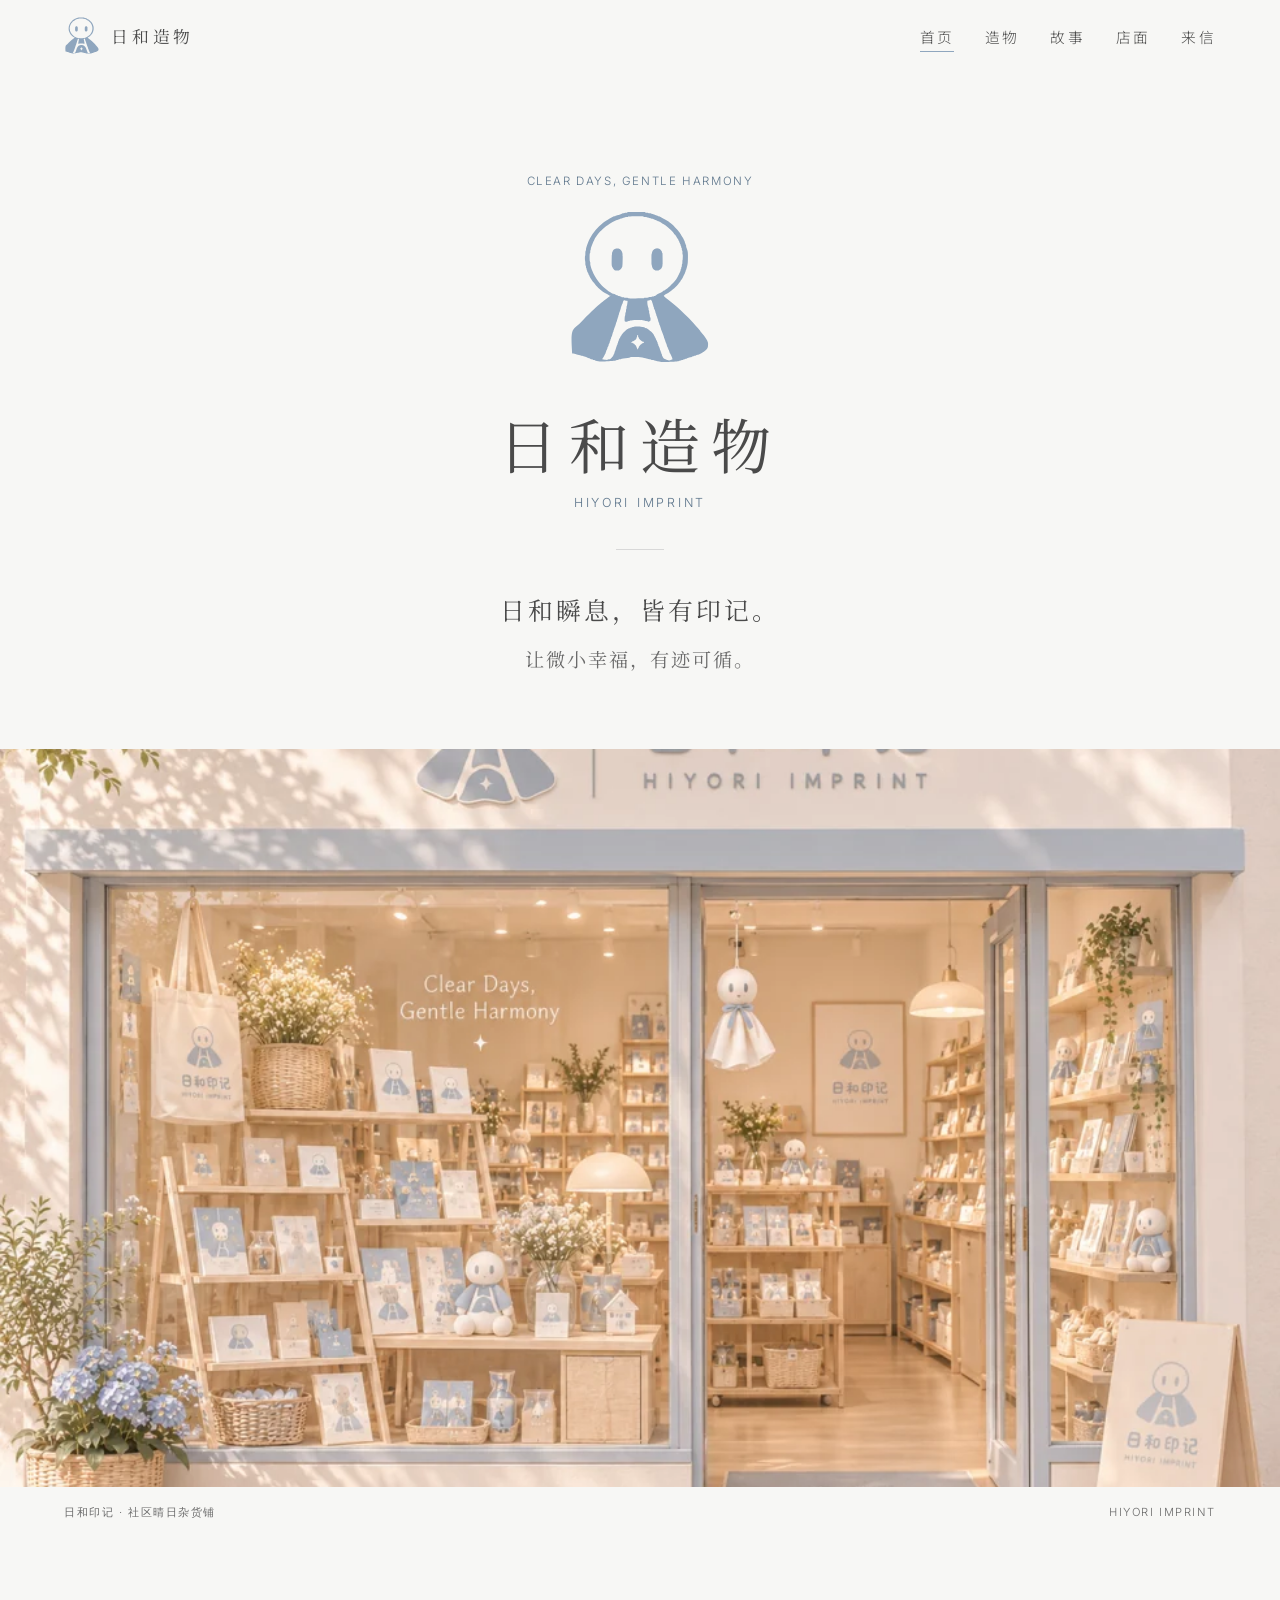
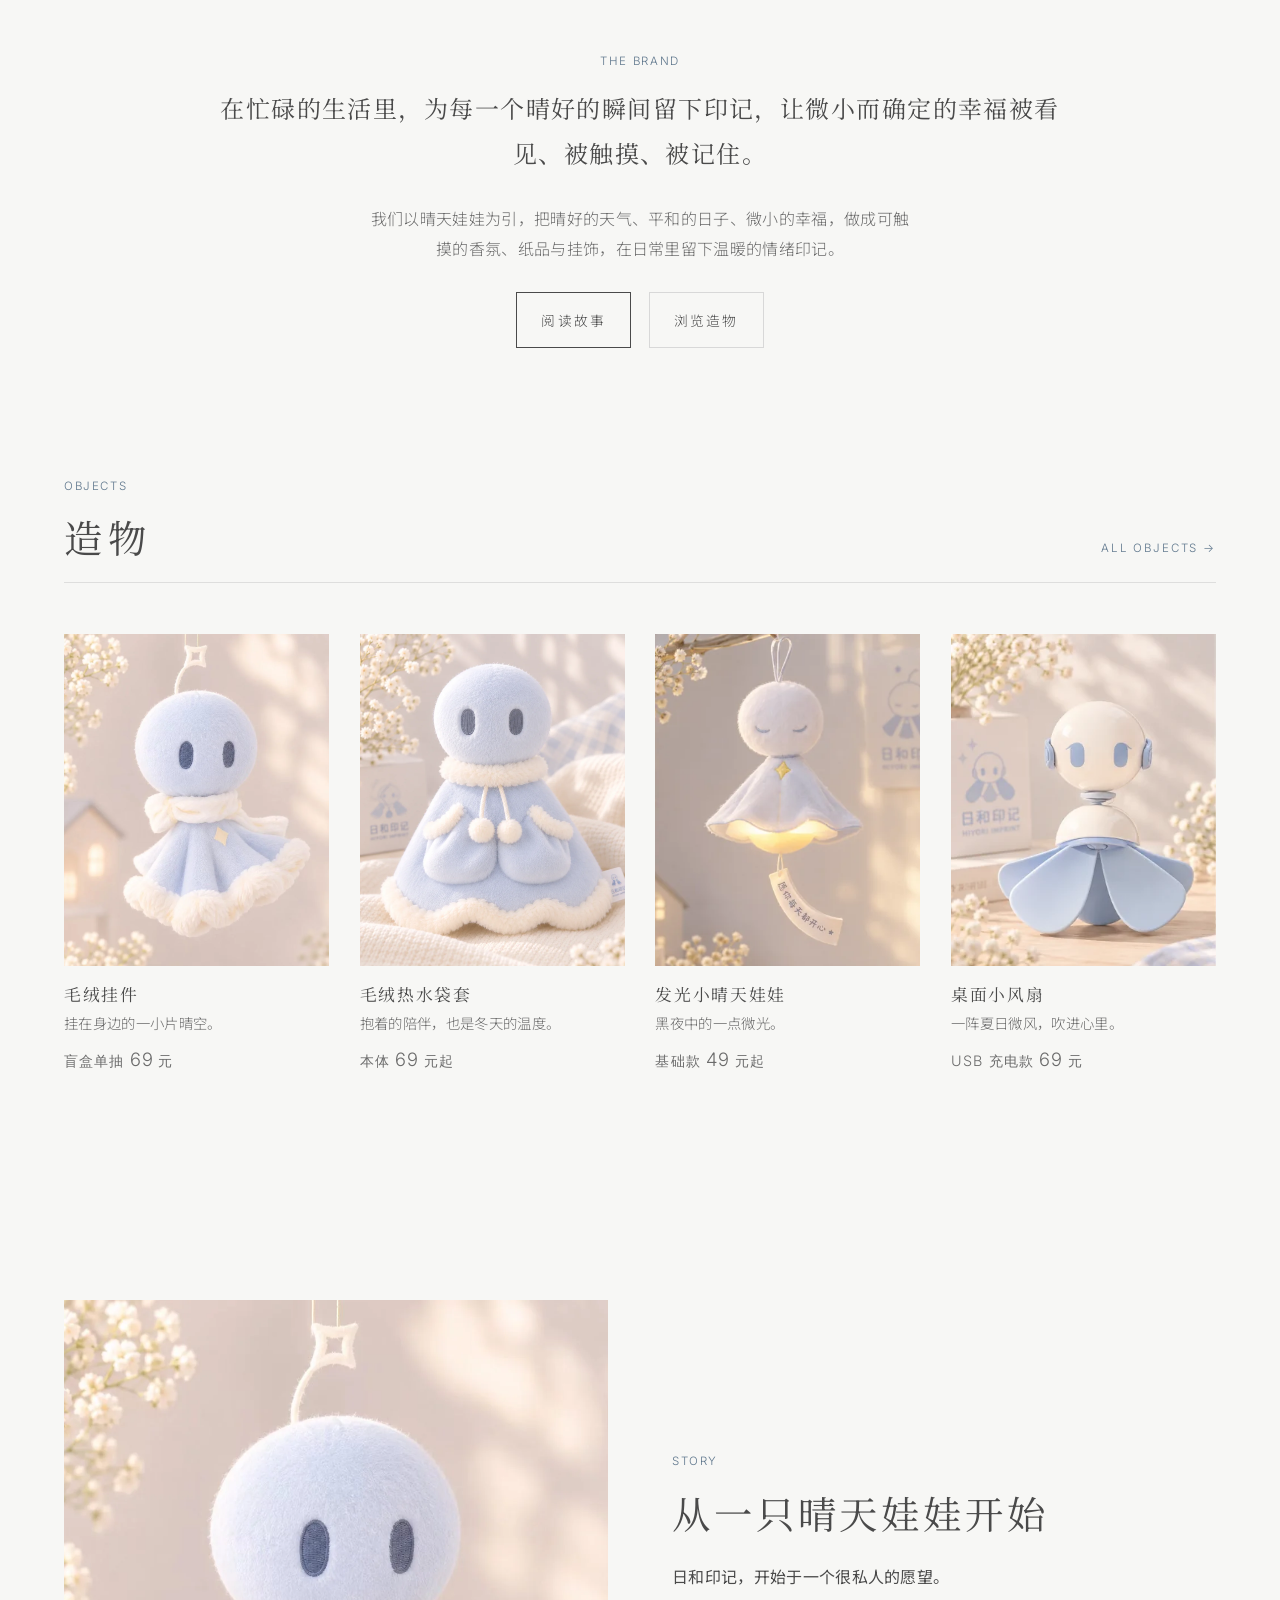
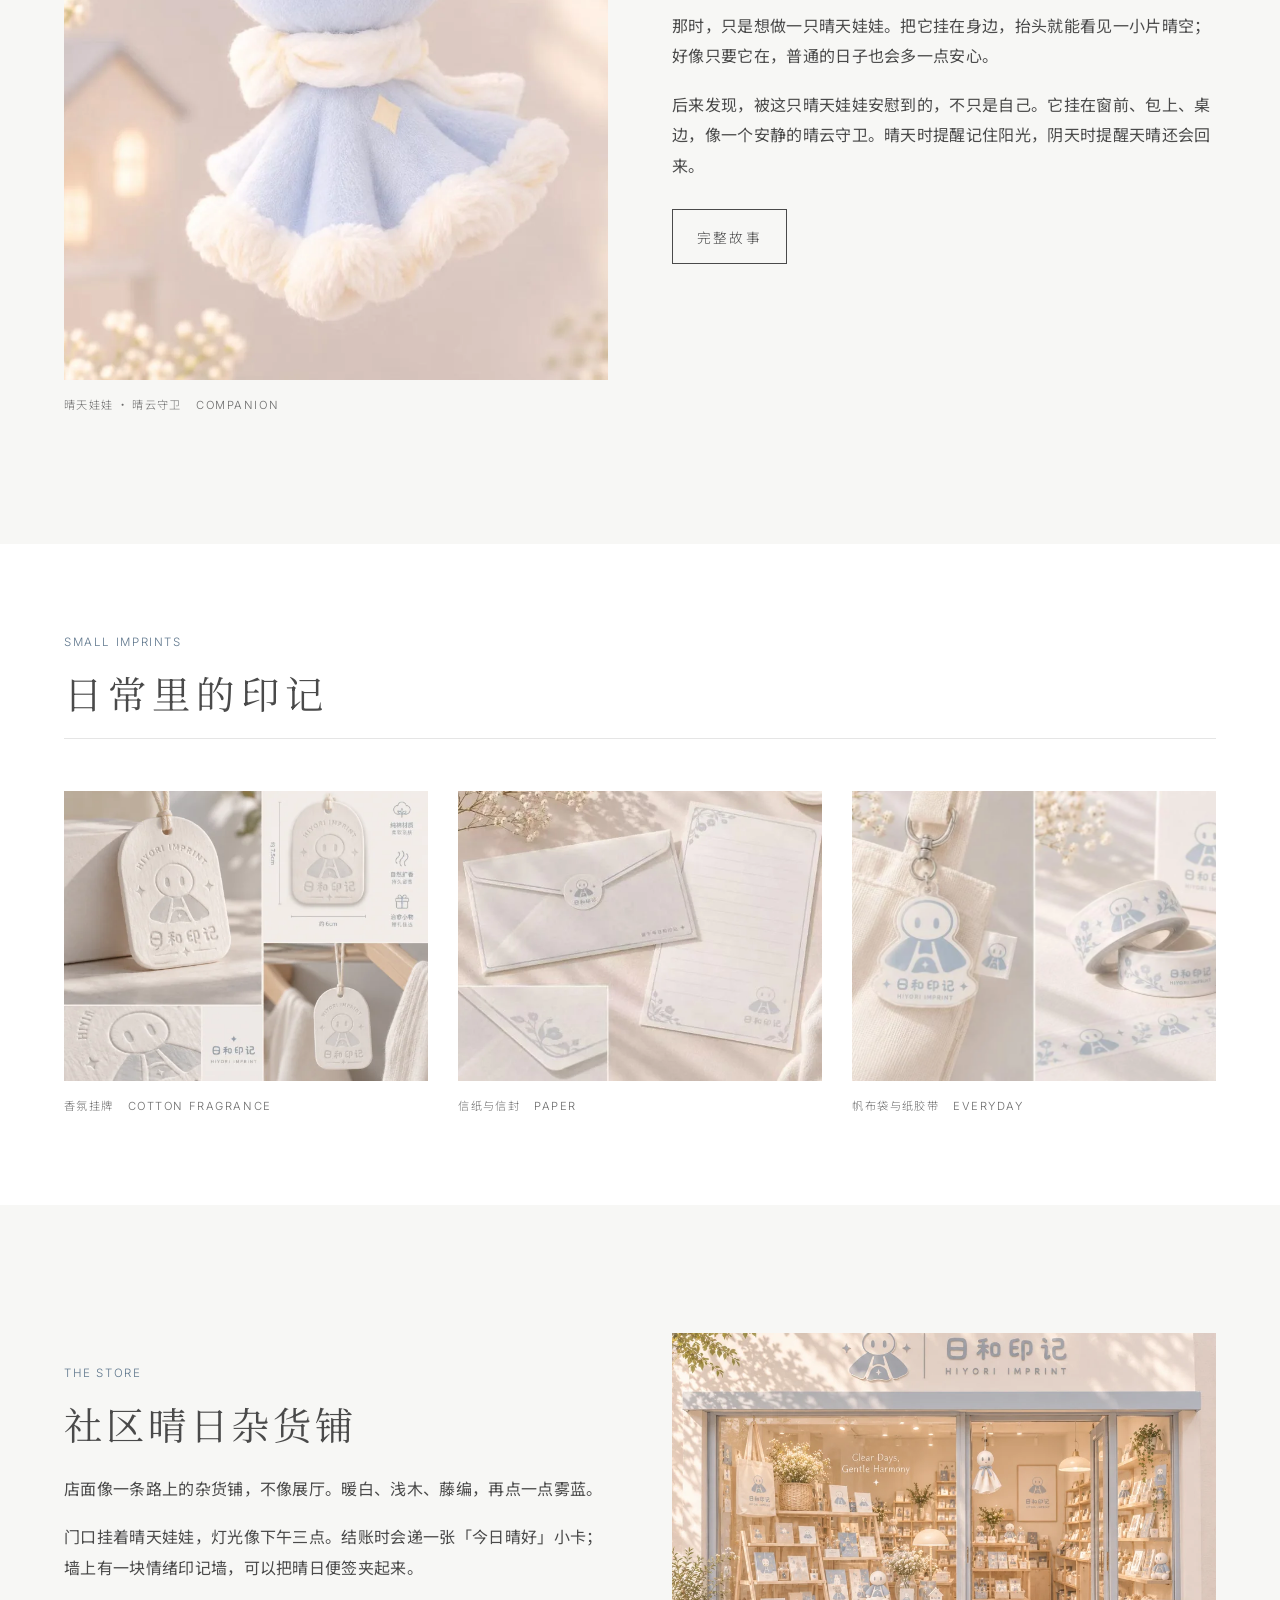
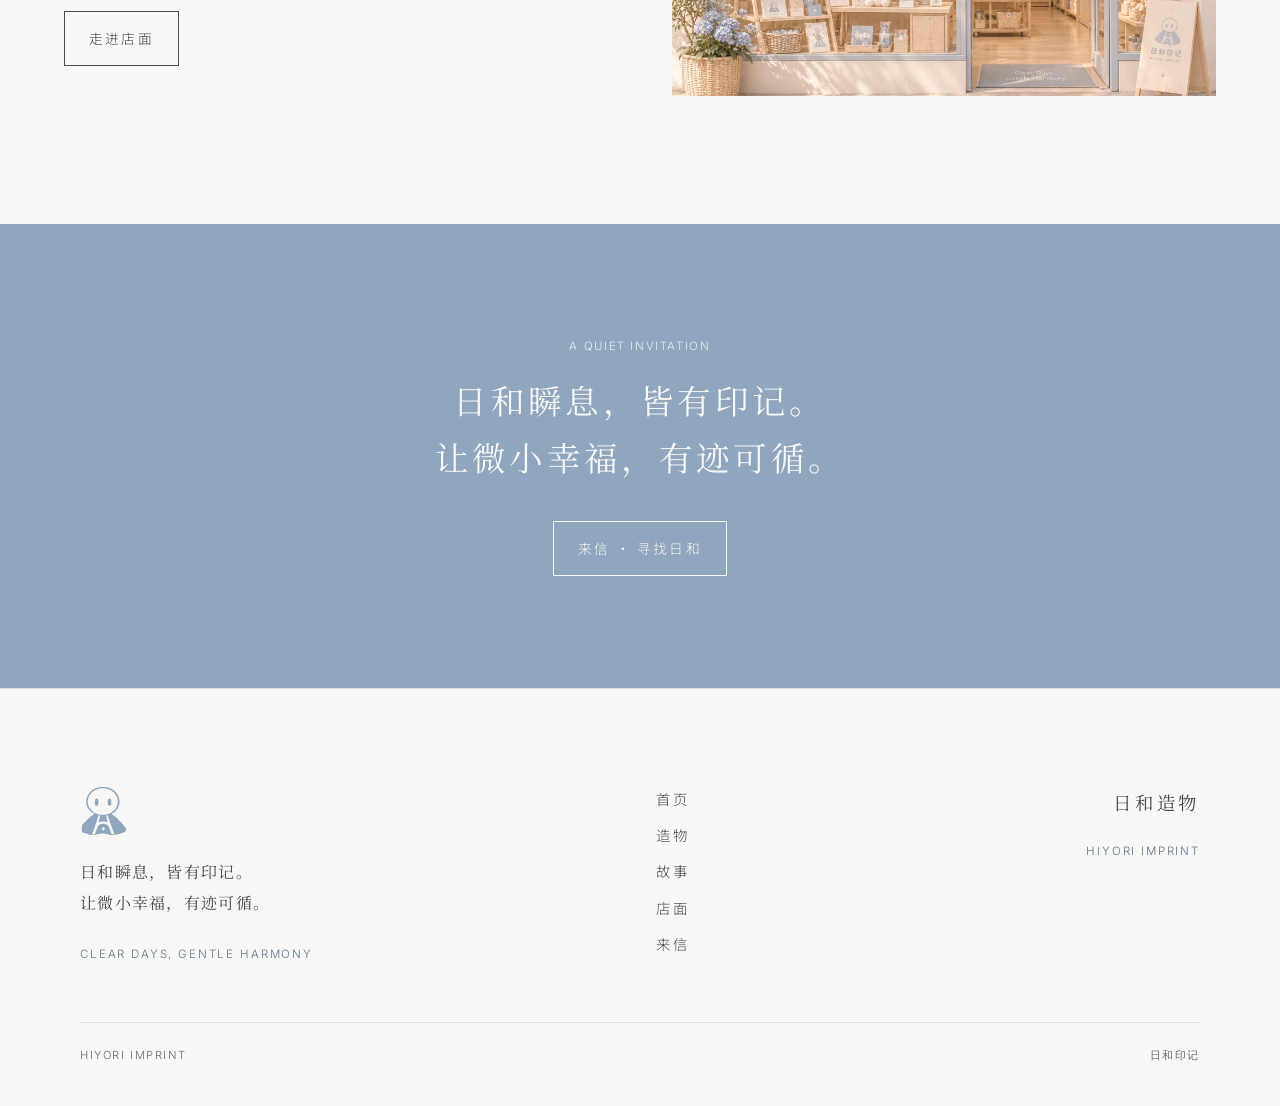
<file: index.html>
<!DOCTYPE html>
<html lang="zh-Hans">
<head>
  <meta charset="utf-8">
  <meta name="viewport" content="width=device-width, initial-scale=1">
  <title>日和造物 · HIYORI IMPRINT</title>
  <meta name="description" content="日和造物（HIYORI IMPRINT）——日和瞬息，皆有印记。让微小幸福，有迹可循。用香氛、纸品与挂饰，把晴好日常做成可触摸的小物。">
  <link rel="icon" href="images/favicon.ico" sizes="any">
  <link rel="icon" type="image/png" sizes="32x32" href="images/favicon-32.png">
  <link rel="icon" type="image/png" sizes="48x48" href="images/favicon.png">
  <link rel="apple-touch-icon" href="images/apple-touch-icon.png">
  <link rel="preconnect" href="https://fonts.googleapis.com">
  <link rel="preconnect" href="https://fonts.gstatic.com" crossorigin>
  <link href="https://fonts.googleapis.com/css2?family=Inter:wght@300;400;500&family=Noto+Sans+SC:wght@300;400;500&family=Noto+Serif+SC:wght@400;500;600&display=swap" rel="stylesheet">
  <link rel="stylesheet" href="css/style.css">
</head>
<body>
  <a class="skip-link" href="#main">跳到主要内容</a>

  <header class="site-header">
    <div class="header-inner">
      <a class="brand" href="index.html" aria-label="日和造物 首页">
        <img class="brand-mark" src="images/logo.svg" width="36" height="39" alt="">
        <span class="brand-name">日和造物</span>
      </a>
      <button class="nav-toggle" type="button" aria-expanded="false" aria-controls="site-nav" aria-label="打开菜单">
        <span></span>
      </button>
      <nav class="site-nav" id="site-nav" aria-label="主导航">
        <ul>
          <li><a href="index.html" aria-current="page">首页</a></li>
          <li><a href="products.html">造物</a></li>
          <li><a href="story.html">故事</a></li>
          <li><a href="store.html">店面</a></li>
          <li><a href="contact.html">来信</a></li>
        </ul>
      </nav>
    </div>
  </header>

  <main id="main">
    <section class="hero">
      <div class="container">
        <p class="eyebrow">Clear Days, Gentle Harmony</p>
        <img class="hero-logo" src="images/logo.svg" width="148" height="160" alt="日和造物标志：晴云守卫">
        <h1>日和造物</h1>
        <p class="hero-en">Hiyori Imprint</p>
        <hr class="hero-rule">
        <p class="hero-tagline">日和瞬息，皆有印记。</p>
        <p class="hero-sub">让微小幸福，有迹可循。</p>
      </div>
    </section>

    <figure class="full-bleed reveal">
      <picture>
        <source type="image/webp" srcset="images/brand/storefront.webp">
        <img src="images/brand/storefront.jpg" width="984" height="788" alt="日和印记店面：暖白门头、浅木货架与橱窗里的晴天娃娃，招牌写着日和印记 HIYORI IMPRINT">
      </picture>
    </figure>
    <div class="caption-bar reveal">
      <span>日和印记 · 社区晴日杂货铺</span>
      <span>Hiyori Imprint</span>
    </div>

    <section class="section">
      <div class="container center reveal">
        <p class="eyebrow">The Brand</p>
        <p class="lede" style="margin-inline:auto">
          在忙碌的生活里，为每一个晴好的瞬间留下印记，让微小而确定的幸福被看见、被触摸、被记住。
        </p>
        <p class="muted" style="max-width:34em;margin:1.4rem auto 0;font-weight:300">
          我们以晴天娃娃为引，把晴好的天气、平和的日子、微小的幸福，做成可触摸的香氛、纸品与挂饰，在日常里留下温暖的情绪印记。
        </p>
        <div class="cta-row">
          <a class="btn" href="story.html">阅读故事</a>
          <a class="btn btn-ghost" href="products.html">浏览造物</a>
        </div>
      </div>
    </section>

    <section class="section-tight" style="padding-top:0">
      <div class="container-wide">
        <div class="section-head reveal">
          <div>
            <p class="eyebrow">Objects</p>
            <h2>造物</h2>
          </div>
          <a class="more" href="products.html">All objects →</a>
        </div>
        <div class="product-grid">
          <article class="product-card reveal">
            <a href="products.html#charm">
              <div class="media-frame">
                <picture>
                  <source type="image/webp" srcset="images/products/plush-charm.webp">
                  <img src="images/products/plush-charm.jpg" width="1312" height="1199" alt="雾蓝晴天娃娃毛绒挂件，暖白毛绒花边，挂在星形挂钩上">
                </picture>
              </div>
              <div class="product-card-body">
                <h3>毛绒挂件</h3>
                <p>挂在身边的一小片晴空。</p>
                <p class="price">盲盒单抽 <em>69</em> 元</p>
              </div>
            </a>
          </article>
          <article class="product-card reveal delay-1">
            <a href="products.html#hotwater">
              <div class="media-frame">
                <picture>
                  <source type="image/webp" srcset="images/products/plush-hotwater.webp">
                  <img src="images/products/plush-hotwater.jpg" width="1199" height="1312" alt="功能性毛绒热水袋套：雾蓝披风、暖白卷毛花边与口袋">
                </picture>
              </div>
              <div class="product-card-body">
                <h3>毛绒热水袋套</h3>
                <p>抱着的陪伴，也是冬天的温度。</p>
                <p class="price">本体 <em>69</em> 元起</p>
              </div>
            </a>
          </article>
          <article class="product-card reveal delay-2">
            <a href="products.html#nightlight">
              <div class="media-frame">
                <picture>
                  <source type="image/webp" srcset="images/products/nightlight.webp">
                  <img src="images/products/nightlight.jpg" width="558" height="511" alt="发光小晴天娃娃夜灯，裙摆透出暖光，吊牌写着愿你每天都开心">
                </picture>
              </div>
              <div class="product-card-body">
                <h3>发光小晴天娃娃</h3>
                <p>黑夜中的一点微光。</p>
                <p class="price">基础款 <em>49</em> 元起</p>
              </div>
            </a>
          </article>
          <article class="product-card reveal delay-3">
            <a href="products.html#fan">
              <div class="media-frame">
                <picture>
                  <source type="image/webp" srcset="images/products/fan-stand.webp">
                  <img src="images/products/fan-stand.jpg" width="357" height="479" alt="桌面小风扇：米白头部与雾蓝花瓣扇叶，可立可夹">
                </picture>
              </div>
              <div class="product-card-body">
                <h3>桌面小风扇</h3>
                <p>一阵夏日微风，吹进心里。</p>
                <p class="price">USB 充电款 <em>69</em> 元</p>
              </div>
            </a>
          </article>
        </div>
      </div>
    </section>

    <section class="section">
      <div class="container-wide">
        <div class="split">
          <div class="split-media reveal">
            <figure class="media-frame -portrait">
              <picture>
                <source type="image/webp" srcset="images/products/plush-charm.webp">
                <img src="images/products/plush-charm.jpg" width="1312" height="1199" alt="窗边光线里的晴天娃娃毛绒挂件，像一个安静的晴云守卫">
              </picture>
              <figcaption><span class="cn">晴天娃娃 · 晴云守卫</span> Companion</figcaption>
            </figure>
          </div>
          <div class="split-copy reveal delay-1">
            <p class="eyebrow">Story</p>
            <h2>从一只晴天娃娃开始</h2>
            <div class="prose" style="margin-top:1.4rem">
              <p>日和印记，开始于一个很私人的愿望。</p>
              <p>那时，只是想做一只晴天娃娃。把它挂在身边，抬头就能看见一小片晴空；好像只要它在，普通的日子也会多一点安心。</p>
              <p>后来发现，被这只晴天娃娃安慰到的，不只是自己。它挂在窗前、包上、桌边，像一个安静的晴云守卫。晴天时提醒记住阳光，阴天时提醒天晴还会回来。</p>
            </div>
            <div class="cta-row">
              <a class="btn" href="story.html">完整故事</a>
            </div>
          </div>
        </div>
      </div>
    </section>

    <section class="section-tight band-soft">
      <div class="container-wide">
        <div class="section-head reveal">
          <div>
            <p class="eyebrow">Small Imprints</p>
            <h2>日常里的印记</h2>
          </div>
        </div>
        <div class="grid-3">
          <figure class="reveal">
            <div class="media-frame -soft">
              <picture>
                <source type="image/webp" srcset="images/products/fragrance-tag.webp">
                <img src="images/products/fragrance-tag.jpg" width="618" height="565" alt="纯棉香氛挂牌，压凹日和印记标志与 HIYORI IMPRINT 字样">
              </picture>
            </div>
            <figcaption><span class="cn">香氛挂牌</span> Cotton fragrance</figcaption>
          </figure>
          <figure class="reveal delay-1">
            <div class="media-frame -soft">
              <picture>
                <source type="image/webp" srcset="images/products/stationery.webp">
                <img src="images/products/stationery.jpg" width="617" height="564" alt="暖白信封与信纸，封口压凹徽章，信纸印有淡淡的雾蓝花饰">
              </picture>
            </div>
            <figcaption><span class="cn">信纸与信封</span> Paper</figcaption>
          </figure>
          <figure class="reveal delay-2">
            <div class="media-frame -soft">
              <picture>
                <source type="image/webp" srcset="images/products/tote-tape.webp">
                <img src="images/products/tote-tape.jpg" width="888" height="592" alt="米白帆布袋、亚克力挂件与雾蓝花草纸胶带">
              </picture>
            </div>
            <figcaption><span class="cn">帆布袋与纸胶带</span> Everyday</figcaption>
          </figure>
        </div>
      </div>
    </section>

    <section class="section">
      <div class="container-wide">
        <div class="split reverse">
          <div class="split-copy reveal">
            <p class="eyebrow">The Store</p>
            <h2>社区晴日杂货铺</h2>
            <div class="prose" style="margin-top:1.4rem">
              <p>店面像一条路上的杂货铺，不像展厅。暖白、浅木、藤编，再点一点雾蓝。</p>
              <p>门口挂着晴天娃娃，灯光像下午三点。结账时会递一张「今日晴好」小卡；墙上有一块情绪印记墙，可以把晴日便签夹起来。</p>
            </div>
            <div class="cta-row">
              <a class="btn" href="store.html">走进店面</a>
            </div>
          </div>
          <div class="split-media reveal delay-1">
            <figure class="media-frame -wide">
              <picture>
                <source type="image/webp" srcset="images/brand/storefront.webp">
                <img src="images/brand/storefront.jpg" width="984" height="788" alt="日和印记橱窗：浅木层架、藤编篮、晴天娃娃与「Clear Days, Gentle Harmony」字样">
              </picture>
            </figure>
          </div>
        </div>
      </div>
    </section>

    <section class="band-sky">
      <div class="container reveal">
        <p class="eyebrow">A Quiet Invitation</p>
        <p class="quote-xl">日和瞬息，皆有印记。<br>让微小幸福，有迹可循。</p>
        <div class="cta-row" style="justify-content:center;margin-top:2.2rem">
          <a class="btn btn-on-sky" href="contact.html">来信 · 寻找日和</a>
        </div>
      </div>
    </section>
  </main>

  <footer class="site-footer">
    <div class="container">
      <div class="footer-grid">
        <div class="footer-brand">
          <img class="brand-mark" src="images/logo.svg" width="48" height="52" alt="">
          <p class="footer-tagline">日和瞬息，皆有印记。<br>让微小幸福，有迹可循。</p>
          <p class="footer-en">Clear Days, Gentle Harmony</p>
        </div>
        <nav class="footer-nav" aria-label="页脚导航">
          <a href="index.html">首页</a>
          <a href="products.html">造物</a>
          <a href="story.html">故事</a>
          <a href="store.html">店面</a>
          <a href="contact.html">来信</a>
        </nav>
        <div class="footer-lockup">
          <p class="wordmark">日和造物</p>
          <p class="footer-en">Hiyori Imprint</p>
        </div>
      </div>
      <div class="footer-bottom">
        <span>Hiyori Imprint</span>
        <span>日和印记</span>
      </div>
    </div>
  </footer>
  <script src="js/main.js"></script>
</body>
</html>
</file>
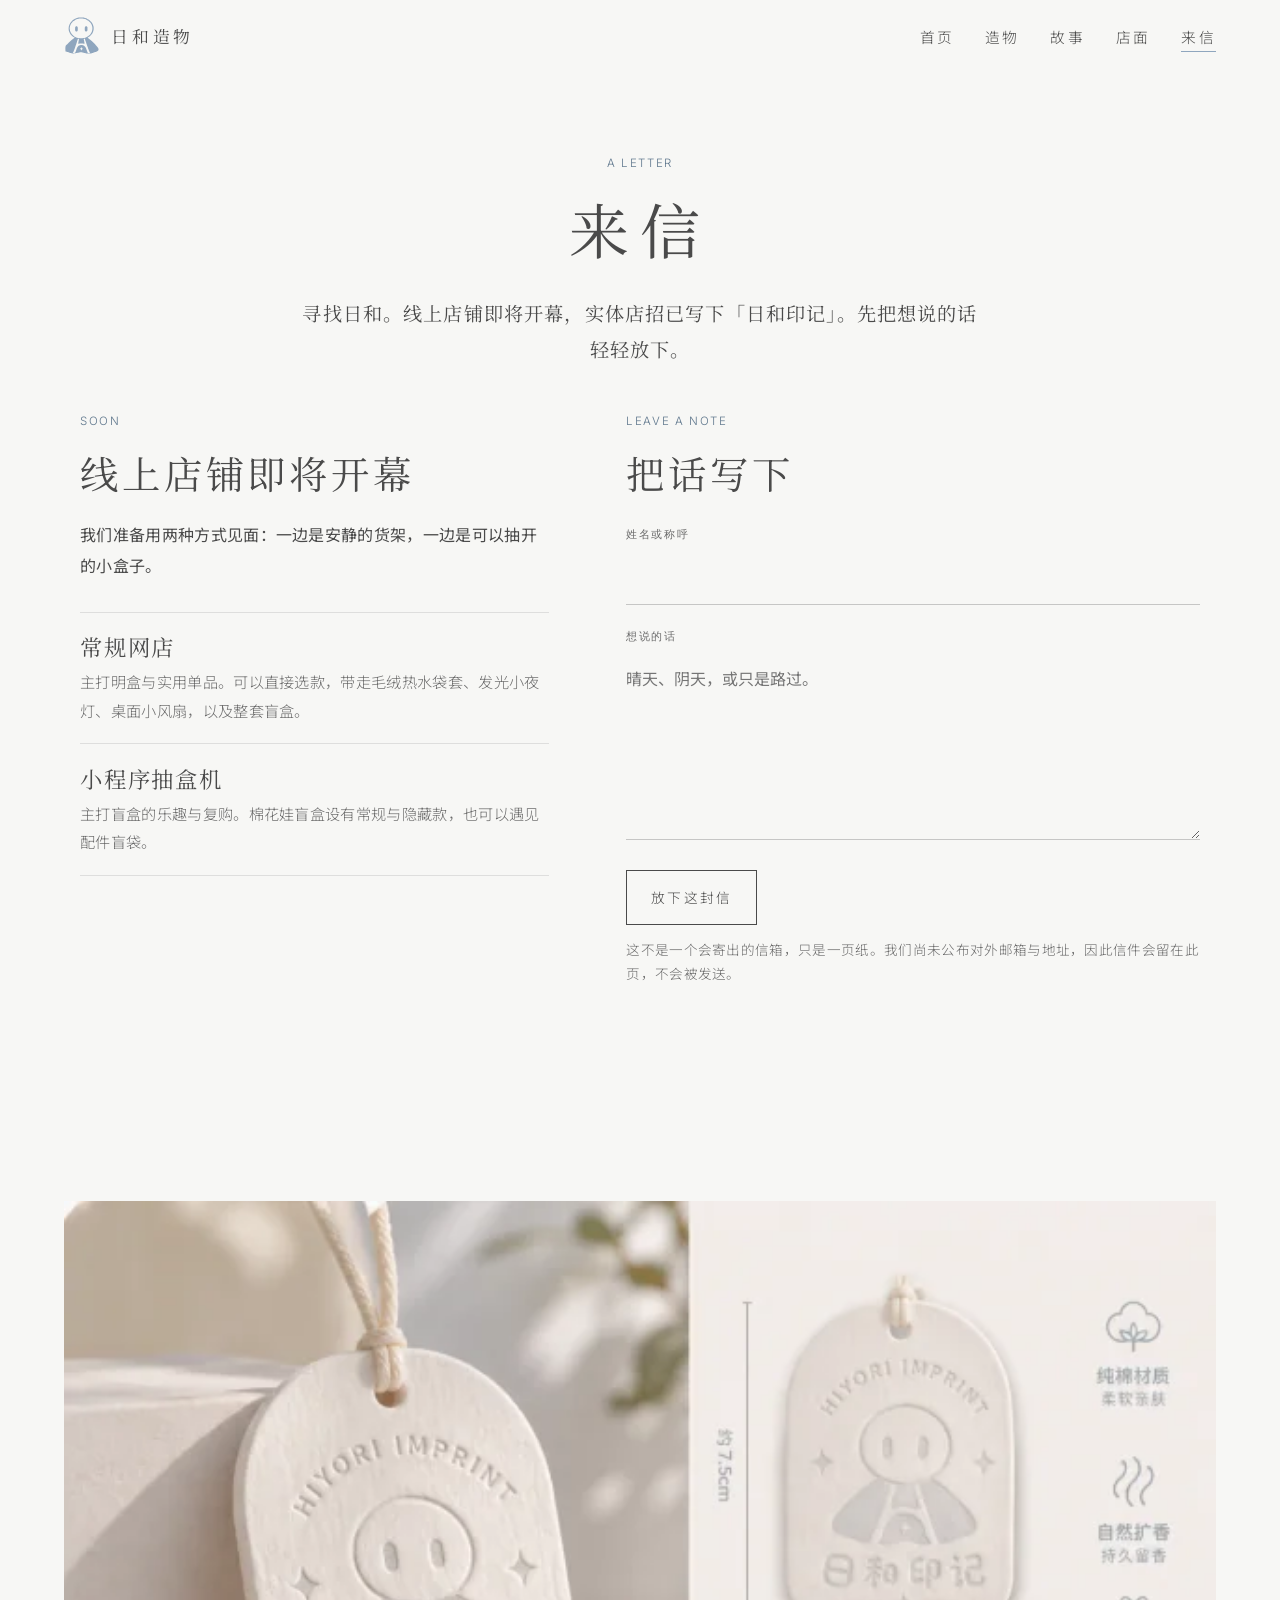
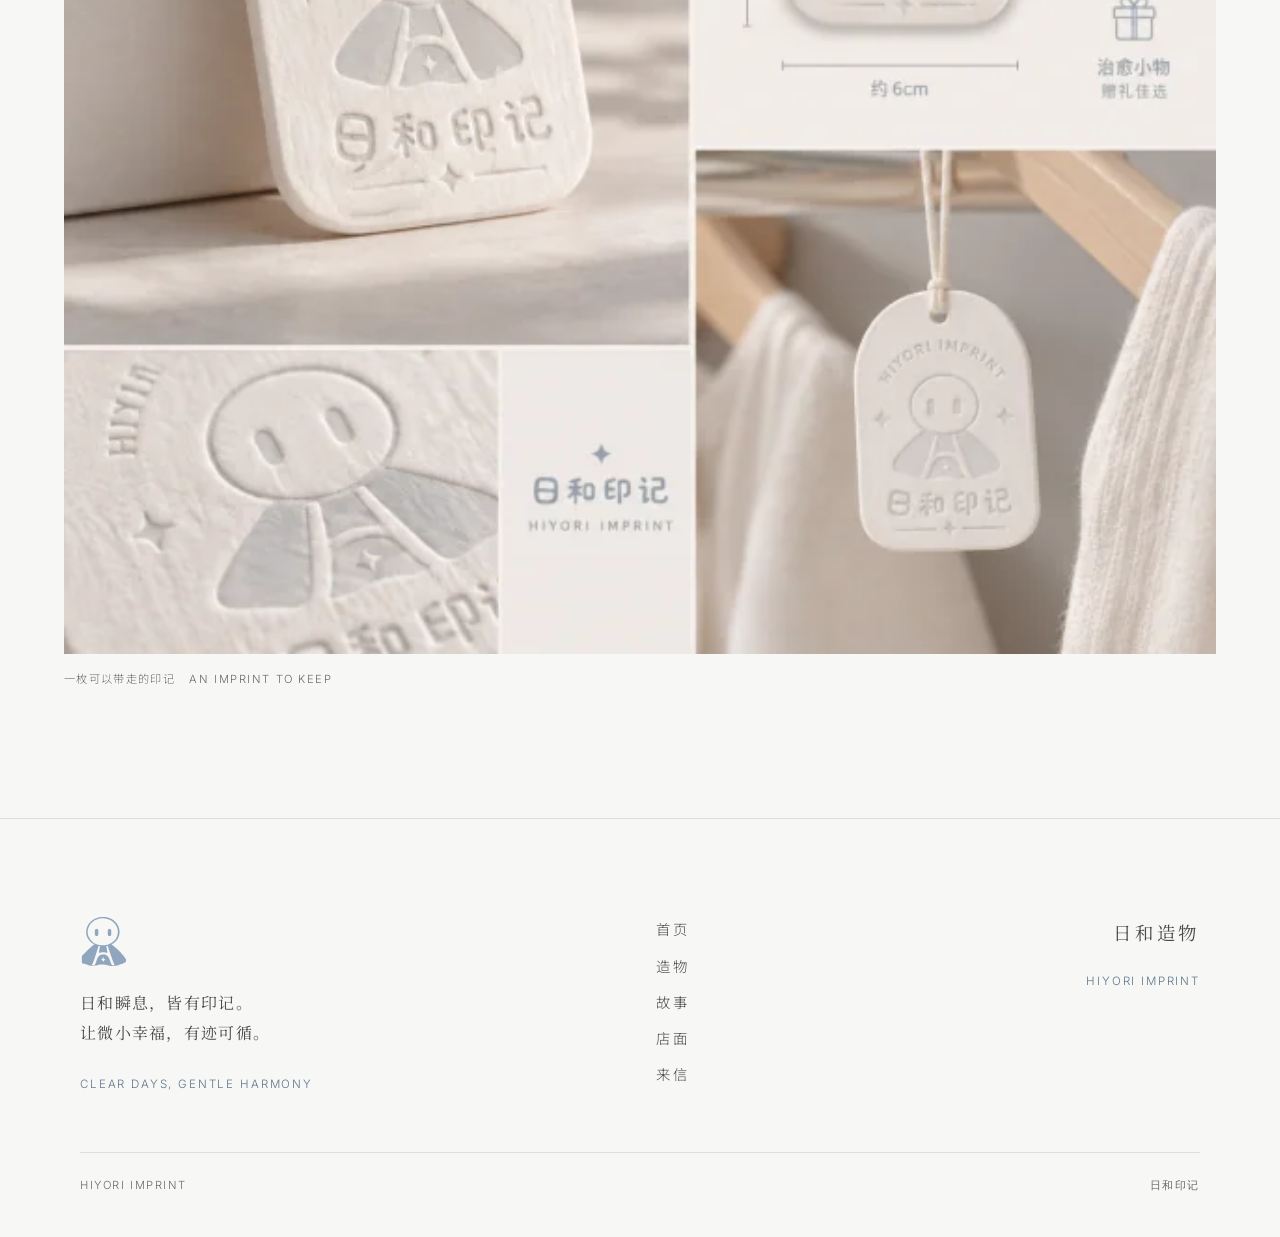
<file: contact.html>
<!DOCTYPE html>
<html lang="zh-Hans">
<head>
  <meta charset="utf-8">
  <meta name="viewport" content="width=device-width, initial-scale=1">
  <title>来信 · 日和造物</title>
  <meta name="description" content="寻找日和。线上店铺即将开幕：常规网店售明盒与实用单品，小程序抽盒机负责盲盒。">
  <link rel="icon" href="images/favicon.ico" sizes="any">
  <link rel="icon" type="image/png" sizes="32x32" href="images/favicon-32.png">
  <link rel="apple-touch-icon" href="images/apple-touch-icon.png">
  <link rel="preconnect" href="https://fonts.googleapis.com">
  <link rel="preconnect" href="https://fonts.gstatic.com" crossorigin>
  <link href="https://fonts.googleapis.com/css2?family=Inter:wght@300;400;500&family=Noto+Sans+SC:wght@300;400;500&family=Noto+Serif+SC:wght@400;500;600&display=swap" rel="stylesheet">
  <link rel="stylesheet" href="css/style.css">
</head>
<body>
  <a class="skip-link" href="#main">跳到主要内容</a>

  <header class="site-header">
    <div class="header-inner">
      <a class="brand" href="index.html" aria-label="日和造物 首页">
        <img class="brand-mark" src="images/logo.svg" width="36" height="39" alt="">
        <span class="brand-name">日和造物</span>
      </a>
      <button class="nav-toggle" type="button" aria-expanded="false" aria-controls="site-nav" aria-label="打开菜单">
        <span></span>
      </button>
      <nav class="site-nav" id="site-nav" aria-label="主导航">
        <ul>
          <li><a href="index.html">首页</a></li>
          <li><a href="products.html">造物</a></li>
          <li><a href="story.html">故事</a></li>
          <li><a href="store.html">店面</a></li>
          <li><a href="contact.html" aria-current="page">来信</a></li>
        </ul>
      </nav>
    </div>
  </header>

  <main id="main">
    <header class="page-hero">
      <div class="container">
        <p class="eyebrow">A Letter</p>
        <h1>来信</h1>
        <p class="lede">寻找日和。线上店铺即将开幕，实体店招已写下「日和印记」。先把想说的话轻轻放下。</p>
      </div>
    </header>

    <section class="section-tight" style="padding-top:0">
      <div class="container">
        <div class="contact-grid">
          <div class="reveal">
            <p class="eyebrow">Soon</p>
            <h2>线上店铺即将开幕</h2>
            <div class="prose" style="margin-top:1.3rem">
              <p>我们准备用两种方式见面：一边是安静的货架，一边是可以抽开的小盒子。</p>
            </div>
            <ul class="channel-list">
              <li>
                <h3>常规网店</h3>
                <p>主打明盒与实用单品。可以直接选款，带走毛绒热水袋套、发光小夜灯、桌面小风扇，以及整套盲盒。</p>
              </li>
              <li>
                <h3>小程序抽盒机</h3>
                <p>主打盲盒的乐趣与复购。棉花娃盲盒设有常规与隐藏款，也可以遇见配件盲袋。</p>
              </li>
            </ul>
          </div>

          <div class="reveal delay-1">
            <p class="eyebrow">Leave a note</p>
            <h2>把话写下</h2>
            <form class="letter-form" id="letter-form" style="margin-top:1.6rem" novalidate>
              <div class="field">
                <label for="letter-name">姓名或称呼</label>
                <input id="letter-name" name="name" type="text" autocomplete="name">
              </div>
              <div class="field">
                <label for="letter-body">想说的话</label>
                <textarea id="letter-body" name="message" rows="6" placeholder="晴天、阴天，或只是路过。"></textarea>
              </div>
              <button class="btn" type="submit">放下这封信</button>
              <p class="form-note">这不是一个会寄出的信箱，只是一页纸。我们尚未公布对外邮箱与地址，因此信件会留在此页，不会被发送。</p>
              <p class="form-thanks" id="letter-thanks" role="status">谢谢你写下这些。线上店铺开幕时，希望还能再遇见。先把想说的话留在心里，我们会把晴日慢慢打开。</p>
            </form>
          </div>
        </div>
      </div>
    </section>

    <section class="section">
      <div class="container-wide">
        <figure class="media-frame reveal">
          <picture>
            <source type="image/webp" srcset="images/products/fragrance-tag.webp">
            <img src="images/products/fragrance-tag.jpg" width="618" height="565" alt="压凹着日和印记的香氛挂牌，像一枚可以带走的印记">
          </picture>
          <figcaption><span class="cn">一枚可以带走的印记</span> An imprint to keep</figcaption>
        </figure>
      </div>
    </section>
  </main>

  <footer class="site-footer">
    <div class="container">
      <div class="footer-grid">
        <div class="footer-brand">
          <img class="brand-mark" src="images/logo.svg" width="48" height="52" alt="">
          <p class="footer-tagline">日和瞬息，皆有印记。<br>让微小幸福，有迹可循。</p>
          <p class="footer-en">Clear Days, Gentle Harmony</p>
        </div>
        <nav class="footer-nav" aria-label="页脚导航">
          <a href="index.html">首页</a>
          <a href="products.html">造物</a>
          <a href="story.html">故事</a>
          <a href="store.html">店面</a>
          <a href="contact.html">来信</a>
        </nav>
        <div class="footer-lockup">
          <p class="wordmark">日和造物</p>
          <p class="footer-en">Hiyori Imprint</p>
        </div>
      </div>
      <div class="footer-bottom">
        <span>Hiyori Imprint</span>
        <span>日和印记</span>
      </div>
    </div>
  </footer>
  <script src="js/main.js"></script>
</body>
</html>
</file>
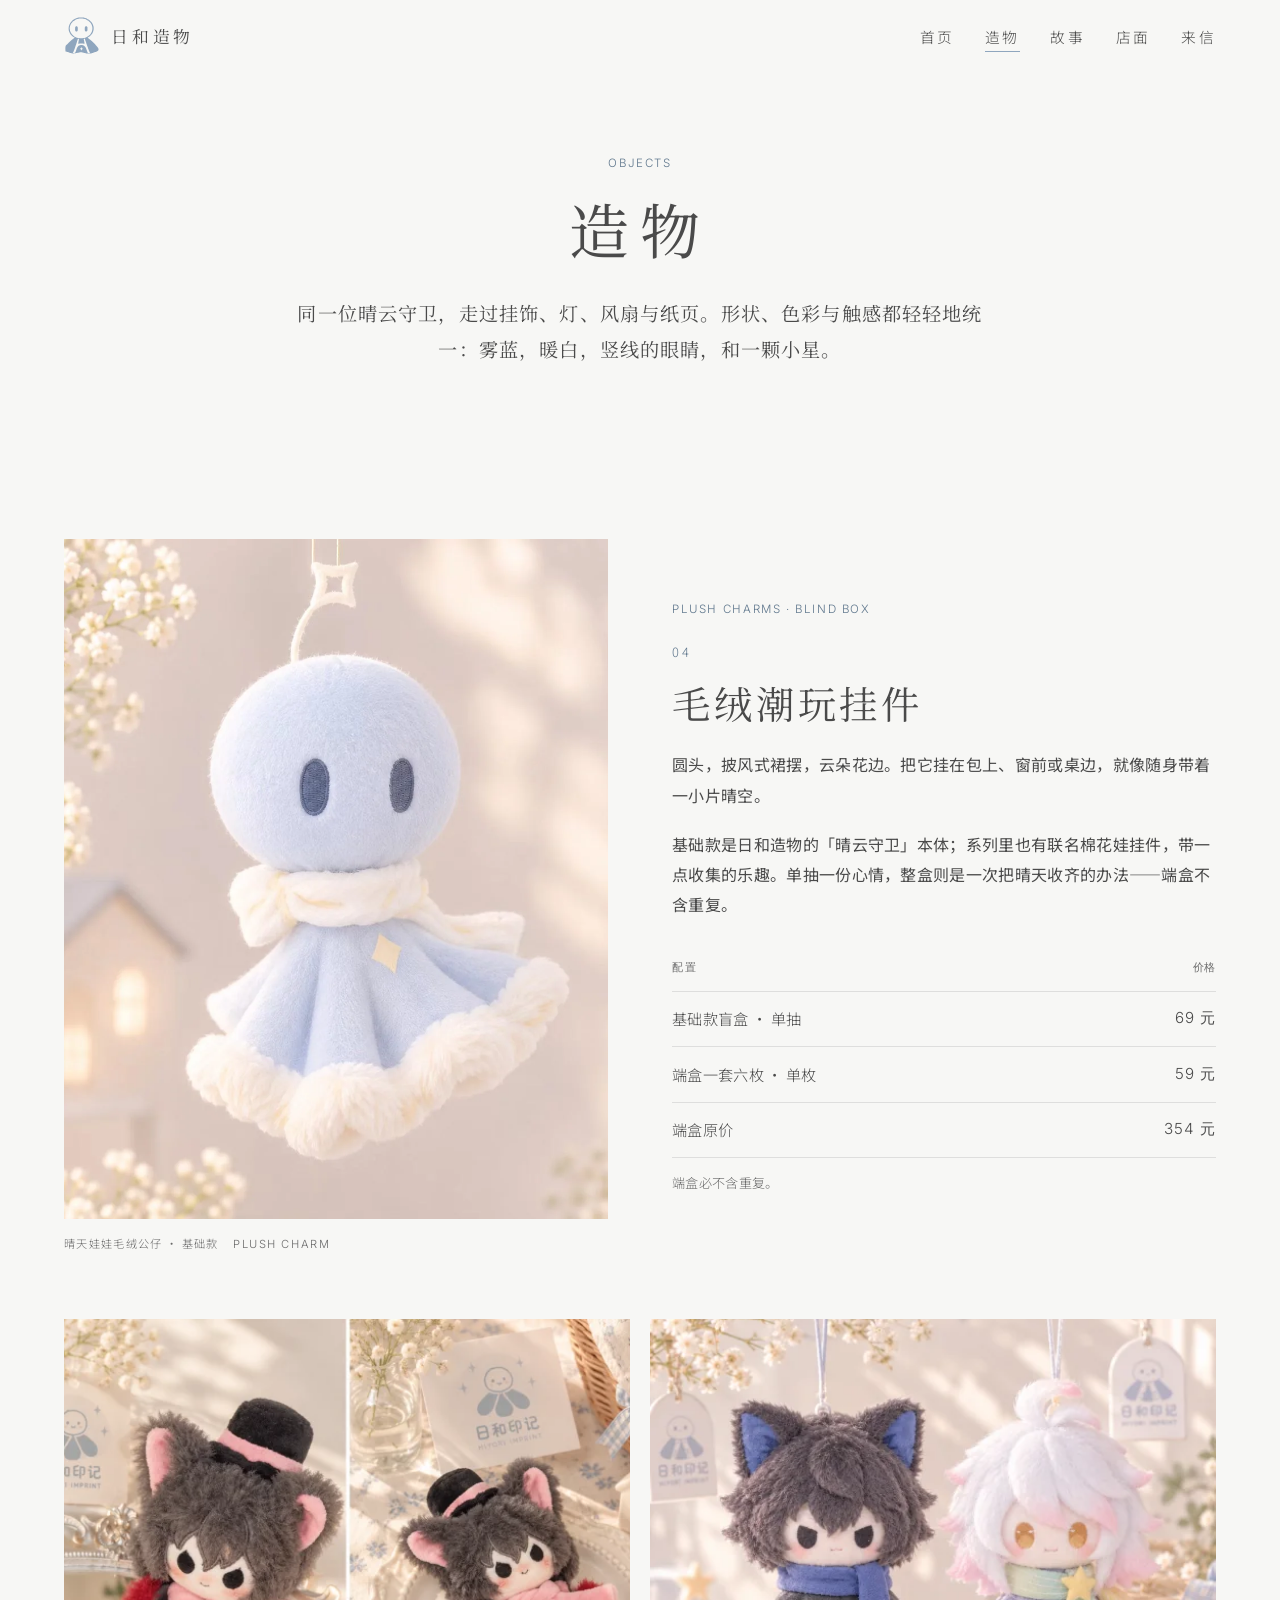
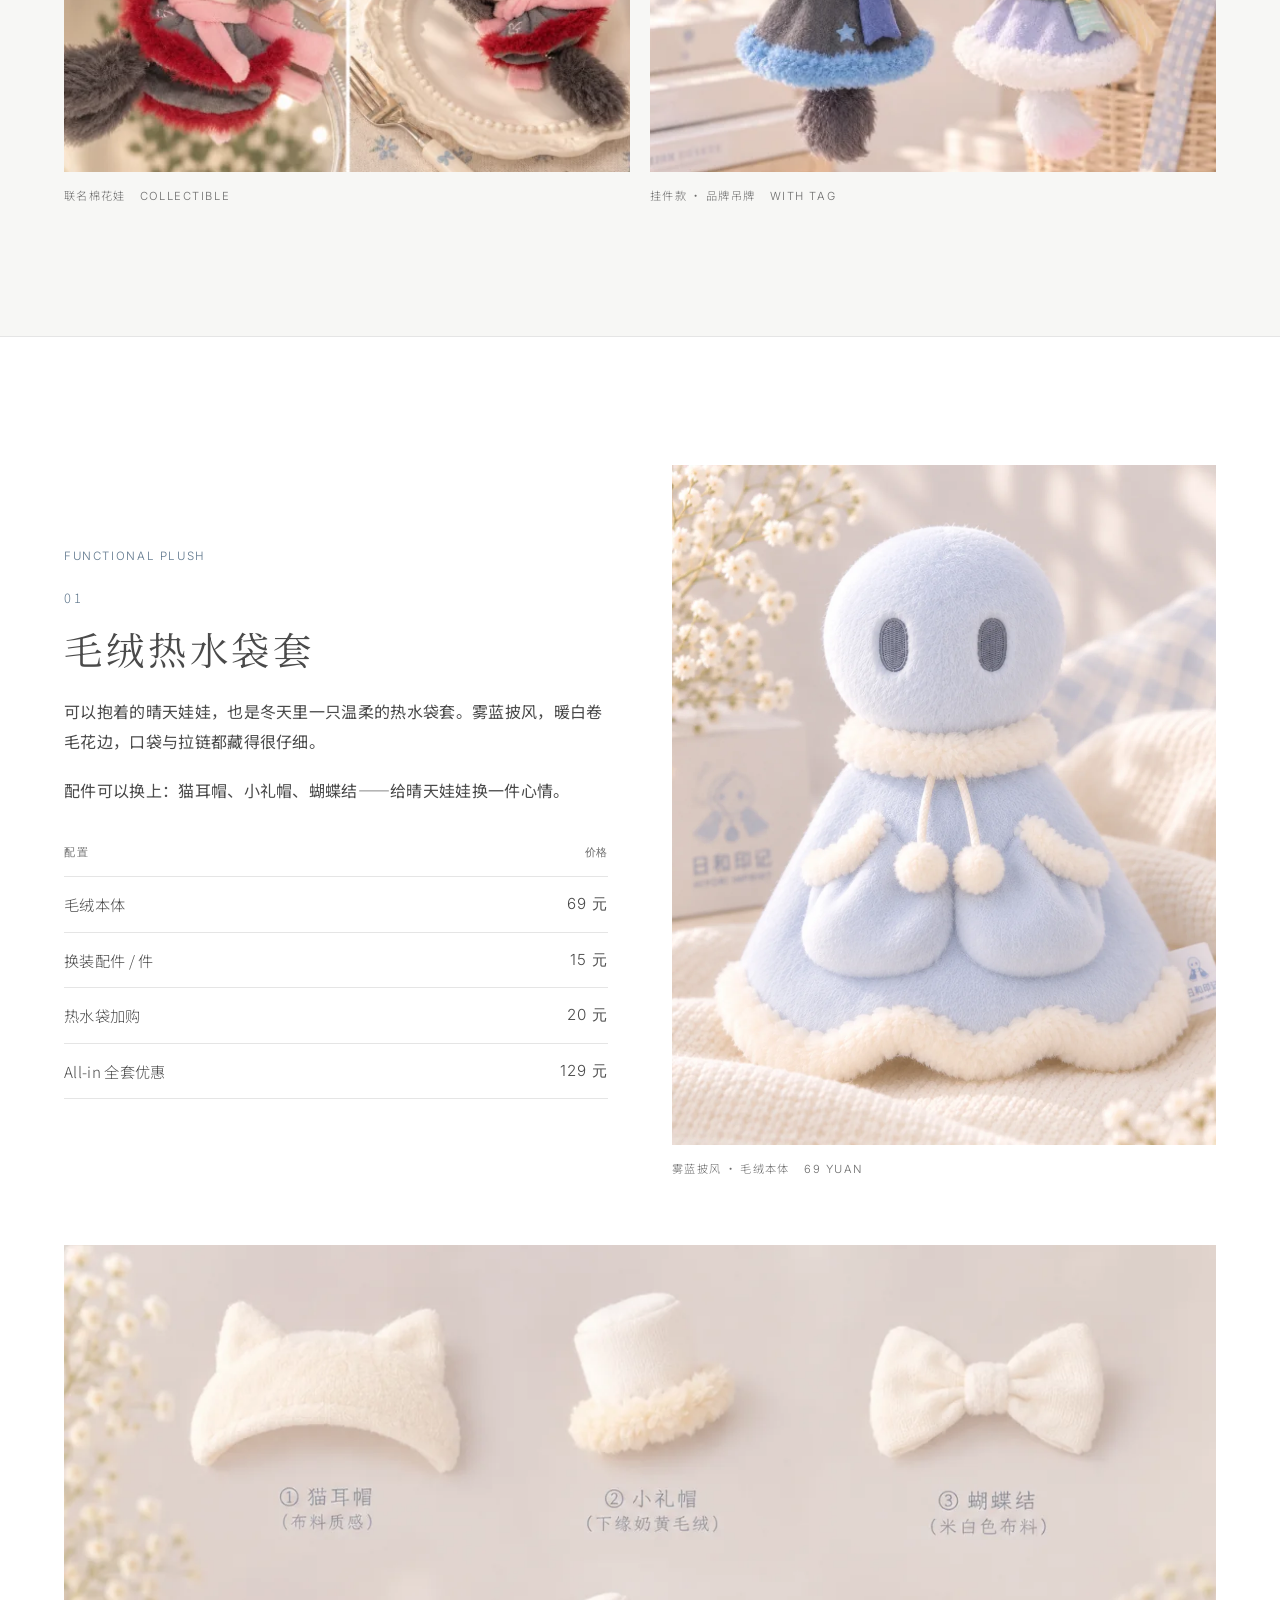
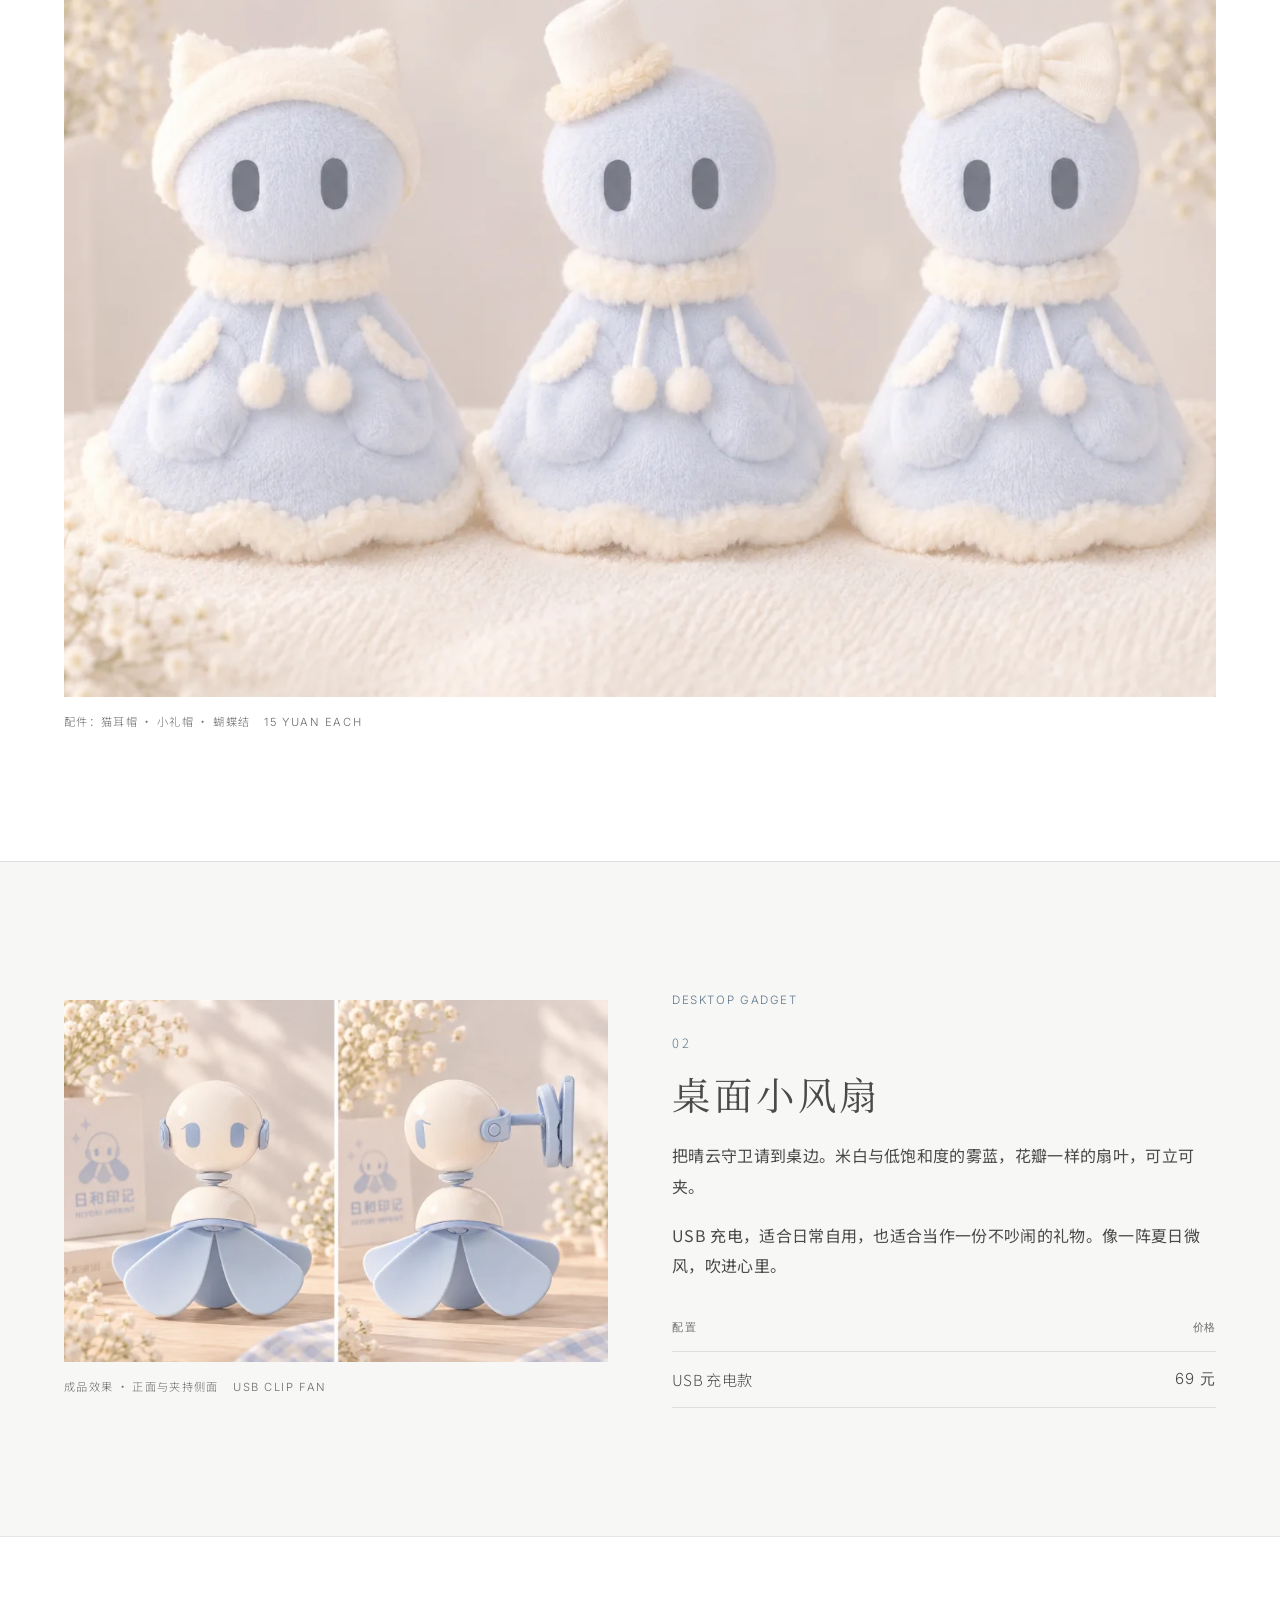
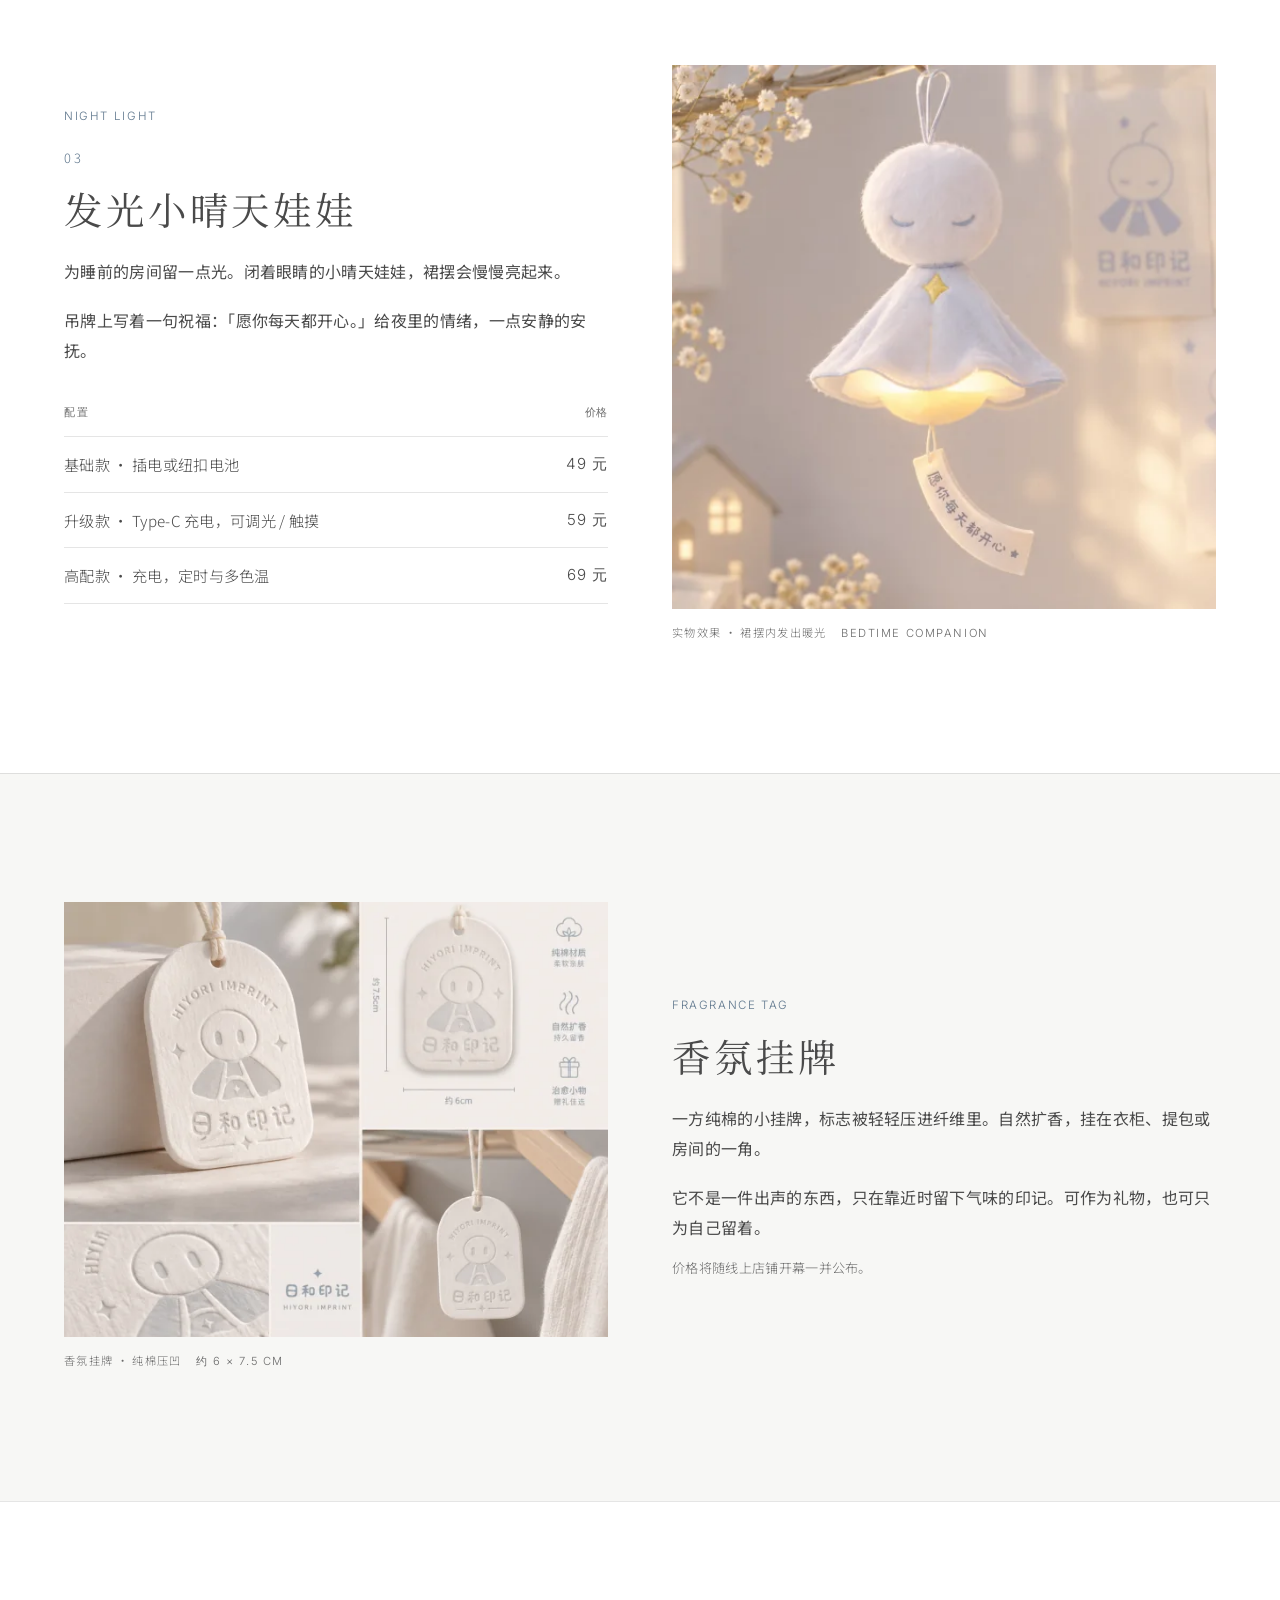
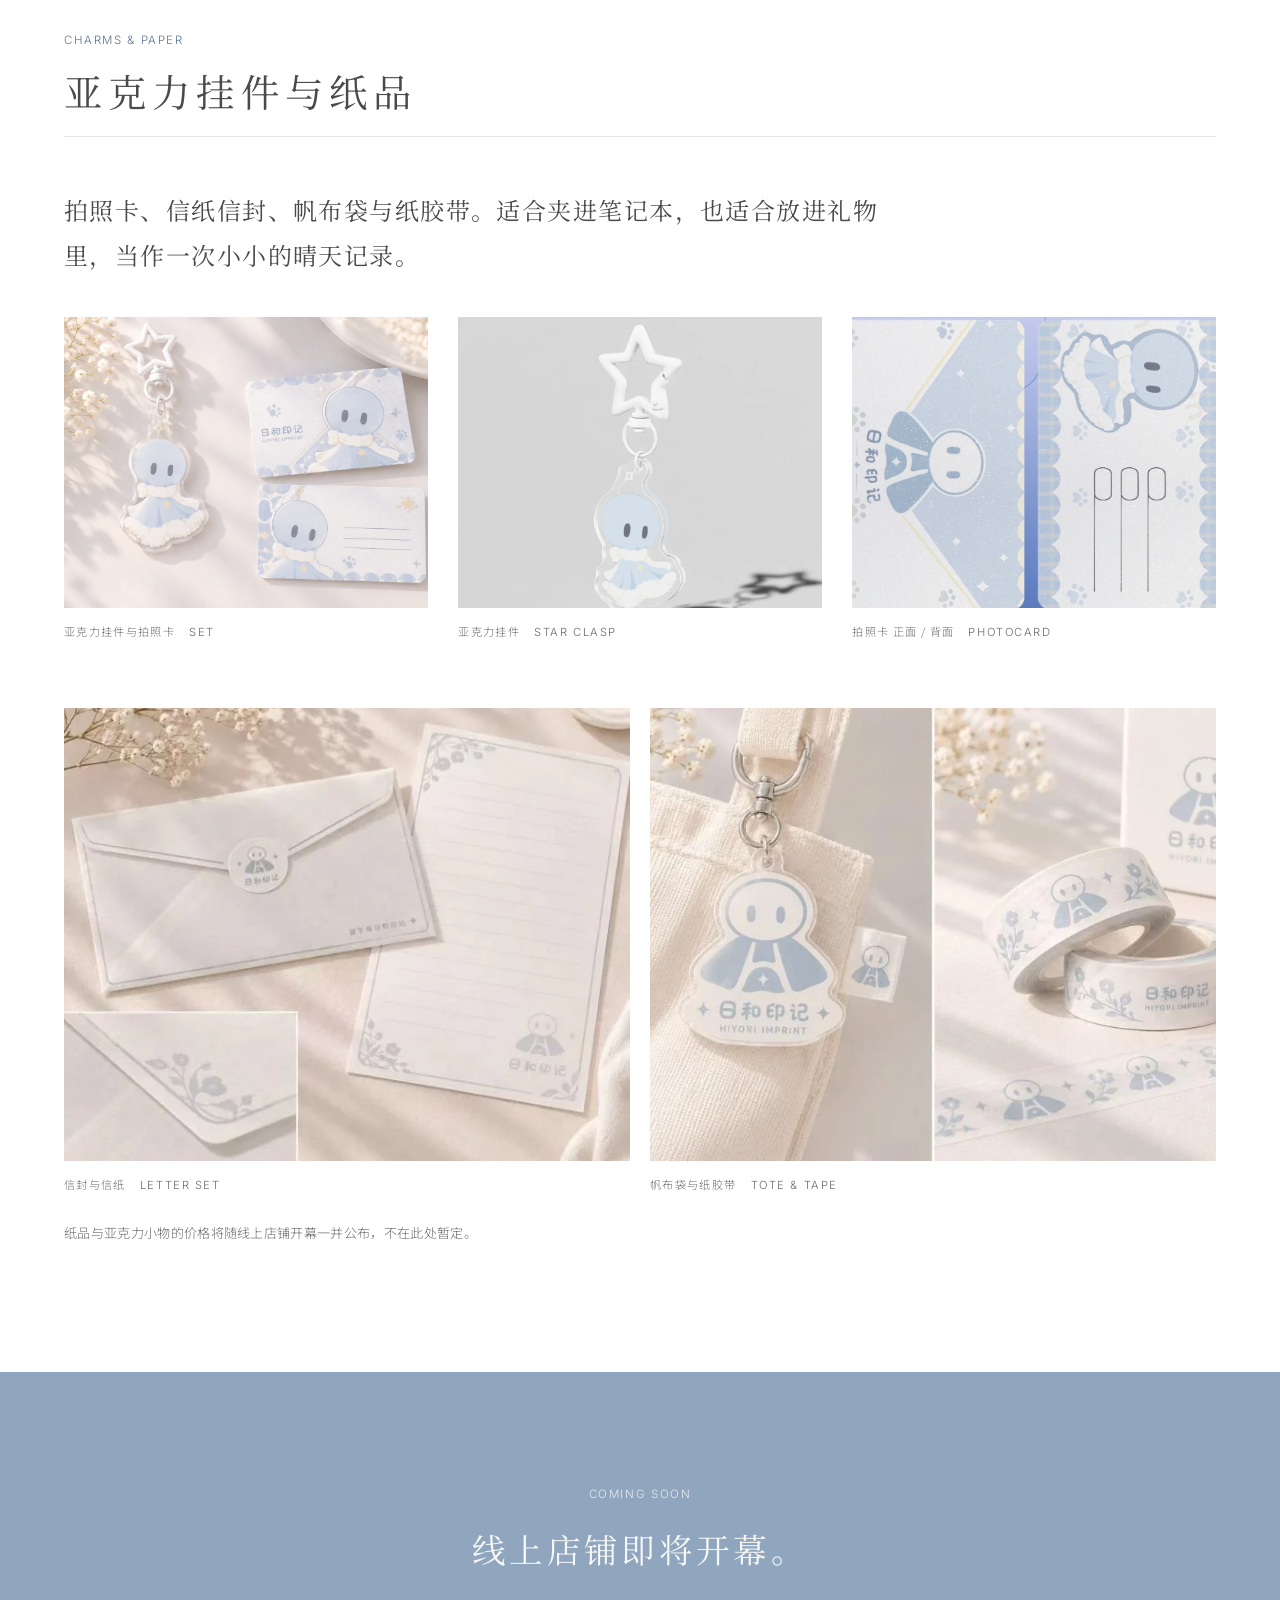
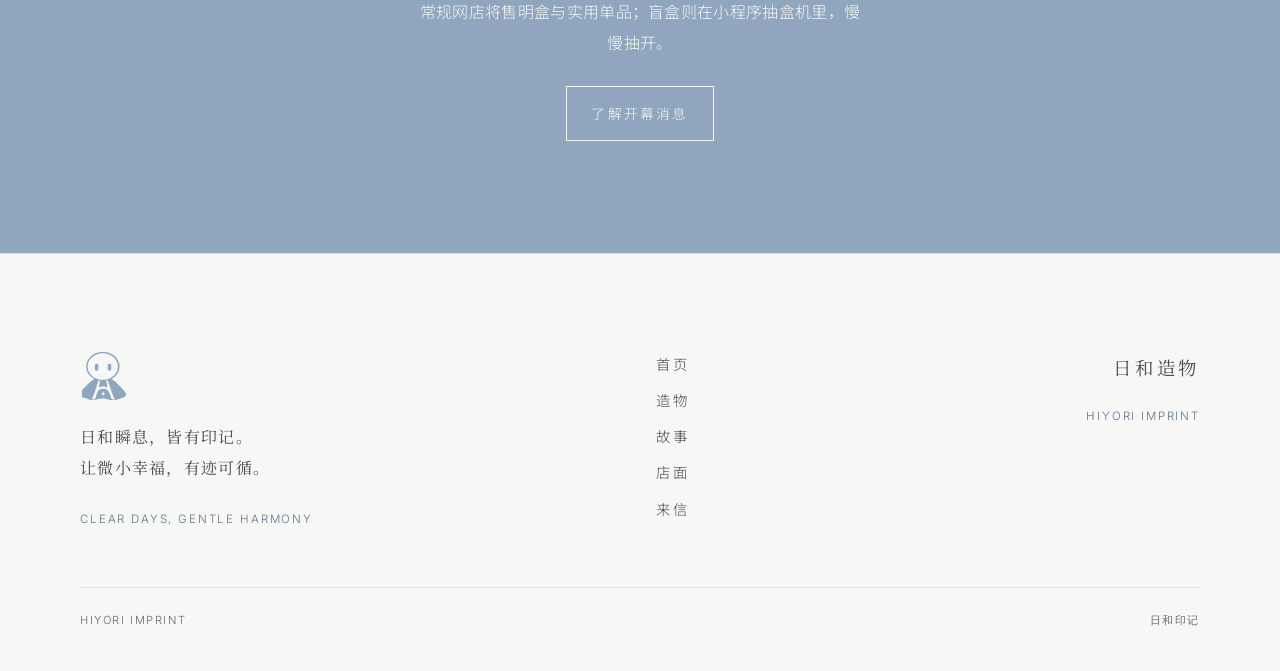
<file: products.html>
<!DOCTYPE html>
<html lang="zh-Hans">
<head>
  <meta charset="utf-8">
  <meta name="viewport" content="width=device-width, initial-scale=1">
  <title>造物 · 日和造物</title>
  <meta name="description" content="日和造物的家族产品：毛绒挂件与盲盒、毛绒热水袋套、桌面小风扇、发光小晴天娃娃、香氛挂牌与纸品文具。">
  <link rel="icon" href="images/favicon.ico" sizes="any">
  <link rel="icon" type="image/png" sizes="32x32" href="images/favicon-32.png">
  <link rel="apple-touch-icon" href="images/apple-touch-icon.png">
  <link rel="preconnect" href="https://fonts.googleapis.com">
  <link rel="preconnect" href="https://fonts.gstatic.com" crossorigin>
  <link href="https://fonts.googleapis.com/css2?family=Inter:wght@300;400;500&family=Noto+Sans+SC:wght@300;400;500&family=Noto+Serif+SC:wght@400;500;600&display=swap" rel="stylesheet">
  <link rel="stylesheet" href="css/style.css">
</head>
<body>
  <a class="skip-link" href="#main">跳到主要内容</a>

  <header class="site-header">
    <div class="header-inner">
      <a class="brand" href="index.html" aria-label="日和造物 首页">
        <img class="brand-mark" src="images/logo.svg" width="36" height="39" alt="">
        <span class="brand-name">日和造物</span>
      </a>
      <button class="nav-toggle" type="button" aria-expanded="false" aria-controls="site-nav" aria-label="打开菜单">
        <span></span>
      </button>
      <nav class="site-nav" id="site-nav" aria-label="主导航">
        <ul>
          <li><a href="index.html">首页</a></li>
          <li><a href="products.html" aria-current="page">造物</a></li>
          <li><a href="story.html">故事</a></li>
          <li><a href="store.html">店面</a></li>
          <li><a href="contact.html">来信</a></li>
        </ul>
      </nav>
    </div>
  </header>

  <main id="main">
    <header class="page-hero">
      <div class="container">
        <p class="eyebrow">Objects</p>
        <h1>造物</h1>
        <p class="lede">同一位晴云守卫，走过挂饰、灯、风扇与纸页。形状、色彩与触感都轻轻地统一：雾蓝，暖白，竖线的眼睛，和一颗小星。</p>
      </div>
    </header>

    <!-- 毛绒挂件 / 盲盒 -->
    <section class="section family" id="charm">
      <div class="container-wide">
        <div class="split">
          <div class="split-media reveal">
            <figure class="media-frame -portrait">
              <picture>
                <source type="image/webp" srcset="images/products/plush-charm.webp">
                <img src="images/products/plush-charm.jpg" width="1312" height="1199" alt="基础款晴天娃娃毛绒挂件：圆头、雾蓝披风裙摆与暖白云朵花边">
              </picture>
              <figcaption><span class="cn">晴天娃娃毛绒公仔 · 基础款</span> Plush charm</figcaption>
            </figure>
          </div>
          <div class="split-copy reveal delay-1">
            <p class="eyebrow">Plush Charms · Blind Box</p>
            <p class="kicker-cn">04</p>
            <h2>毛绒潮玩挂件</h2>
            <div class="prose" style="margin-top:1.3rem">
              <p>圆头，披风式裙摆，云朵花边。把它挂在包上、窗前或桌边，就像随身带着一小片晴空。</p>
              <p>基础款是日和造物的「晴云守卫」本体；系列里也有联名棉花娃挂件，带一点收集的乐趣。单抽一份心情，整盒则是一次把晴天收齐的办法——端盒不含重复。</p>
            </div>
            <table class="price-table">
              <thead>
                <tr><th>配置</th><th>价格</th></tr>
              </thead>
              <tbody>
                <tr><td>基础款盲盒 · 单抽</td><td>69 元</td></tr>
                <tr><td>端盒一套六枚 · 单枚</td><td>59 元</td></tr>
                <tr><td>端盒原价</td><td>354 元</td></tr>
              </tbody>
            </table>
            <p class="tiny-note">端盒必不含重复。</p>
          </div>
        </div>

        <div class="accessory-row mt-l">
          <figure class="reveal">
            <div class="media-frame -soft">
              <picture>
                <source type="image/webp" srcset="images/products/charms-table.webp">
                <img src="images/products/charms-table.jpg" width="665" height="444" alt="两只联名棉花娃挂件，深色猫耳与红色小礼帽，置于浅木桌面">
              </picture>
            </div>
            <figcaption><span class="cn">联名棉花娃</span> Collectible</figcaption>
          </figure>
          <figure class="reveal delay-1">
            <div class="media-frame -soft">
              <picture>
                <source type="image/webp" srcset="images/products/charms-hanging.webp">
                <img src="images/products/charms-hanging.jpg" width="550" height="502" alt="两只联名棉花娃挂件，配日和印记吊牌，挂在藤篮旁">
              </picture>
            </div>
            <figcaption><span class="cn">挂件款 · 品牌吊牌</span> With tag</figcaption>
          </figure>
        </div>
      </div>
    </section>

    <!-- 热水袋套 -->
    <section class="section family band-soft" id="hotwater">
      <div class="container-wide">
        <div class="split reverse">
          <div class="split-copy reveal">
            <p class="eyebrow">Functional Plush</p>
            <p class="kicker-cn">01</p>
            <h2>毛绒热水袋套</h2>
            <div class="prose" style="margin-top:1.3rem">
              <p>可以抱着的晴天娃娃，也是冬天里一只温柔的热水袋套。雾蓝披风，暖白卷毛花边，口袋与拉链都藏得很仔细。</p>
              <p>配件可以换上：猫耳帽、小礼帽、蝴蝶结——给晴天娃娃换一件心情。</p>
            </div>
            <table class="price-table">
              <thead>
                <tr><th>配置</th><th>价格</th></tr>
              </thead>
              <tbody>
                <tr><td>毛绒本体</td><td>69 元</td></tr>
                <tr><td>换装配件 / 件</td><td>15 元</td></tr>
                <tr><td>热水袋加购</td><td>20 元</td></tr>
                <tr><td>All-in 全套优惠</td><td>129 元</td></tr>
              </tbody>
            </table>
          </div>
          <div class="split-media reveal delay-1">
            <figure class="media-frame -portrait">
              <picture>
                <source type="image/webp" srcset="images/products/plush-hotwater.webp">
                <img src="images/products/plush-hotwater.jpg" width="1199" height="1312" alt="毛绒热水袋套特写：雾蓝本体、暖白花边、双口袋与绒球绳结">
              </picture>
              <figcaption><span class="cn">雾蓝披风 · 毛绒本体</span> 69 yuan</figcaption>
            </figure>
          </div>
        </div>

        <figure class="mt-l reveal">
          <div class="media-frame">
            <picture>
              <source type="image/webp" srcset="images/products/plush-accessories.webp">
              <img src="images/products/plush-accessories.jpg" width="1312" height="1199" alt="三只换装后的毛绒热水袋套，分别戴着猫耳帽、小礼帽与蝴蝶结，上方是三件暖白配件">
            </picture>
          </div>
          <figcaption><span class="cn">配件：猫耳帽 · 小礼帽 · 蝴蝶结</span> 15 yuan each</figcaption>
        </figure>
      </div>
    </section>

    <!-- 风扇 -->
    <section class="section family" id="fan">
      <div class="container-wide">
        <div class="split">
          <div class="split-media reveal">
            <figure class="media-frame -wide">
              <picture>
                <source type="image/webp" srcset="images/products/fan.webp">
                <img src="images/products/fan.jpg" width="718" height="479" alt="桌面小风扇正面与夹持侧面：米白圆头、雾蓝花瓣扇叶，可立在桌面或夹在一旁">
              </picture>
              <figcaption><span class="cn">成品效果 · 正面与夹持侧面</span> USB clip fan</figcaption>
            </figure>
          </div>
          <div class="split-copy reveal delay-1">
            <p class="eyebrow">Desktop Gadget</p>
            <p class="kicker-cn">02</p>
            <h2>桌面小风扇</h2>
            <div class="prose" style="margin-top:1.3rem">
              <p>把晴云守卫请到桌边。米白与低饱和度的雾蓝，花瓣一样的扇叶，可立可夹。</p>
              <p>USB 充电，适合日常自用，也适合当作一份不吵闹的礼物。像一阵夏日微风，吹进心里。</p>
            </div>
            <table class="price-table">
              <thead>
                <tr><th>配置</th><th>价格</th></tr>
              </thead>
              <tbody>
                <tr><td>USB 充电款</td><td>69 元</td></tr>
              </tbody>
            </table>
          </div>
        </div>
      </div>
    </section>

    <!-- 夜灯 -->
    <section class="section family band-soft" id="nightlight">
      <div class="container-wide">
        <div class="split reverse">
          <div class="split-copy reveal">
            <p class="eyebrow">Night Light</p>
            <p class="kicker-cn">03</p>
            <h2>发光小晴天娃娃</h2>
            <div class="prose" style="margin-top:1.3rem">
              <p>为睡前的房间留一点光。闭着眼睛的小晴天娃娃，裙摆会慢慢亮起来。</p>
              <p>吊牌上写着一句祝福：「愿你每天都开心。」给夜里的情绪，一点安静的安抚。</p>
            </div>
            <table class="price-table">
              <thead>
                <tr><th>配置</th><th>价格</th></tr>
              </thead>
              <tbody>
                <tr><td>基础款 · 插电或纽扣电池</td><td>49 元</td></tr>
                <tr><td>升级款 · Type-C 充电，可调光 / 触摸</td><td>59 元</td></tr>
                <tr><td>高配款 · 充电，定时与多色温</td><td>69 元</td></tr>
              </tbody>
            </table>
          </div>
          <div class="split-media reveal delay-1">
            <figure class="media-frame -square">
              <picture>
                <source type="image/webp" srcset="images/products/nightlight.webp">
                <img src="images/products/nightlight.jpg" width="558" height="511" alt="发光小晴天娃娃，闭眼，裙摆发出暖光，吊牌写着愿你每天都开心">
              </picture>
              <figcaption><span class="cn">实物效果 · 裙摆内发出暖光</span> Bedtime companion</figcaption>
            </figure>
          </div>
        </div>
      </div>
    </section>

    <!-- 香氛 -->
    <section class="section family" id="fragrance">
      <div class="container-wide">
        <div class="split">
          <div class="split-media reveal">
            <figure class="media-frame -soft">
              <picture>
                <source type="image/webp" srcset="images/products/fragrance-tag.webp">
                <img src="images/products/fragrance-tag.jpg" width="618" height="565" alt="纯棉香氛挂牌特写，压凹的晴云守卫标志、HIYORI IMPRINT 与日和印记字样">
              </picture>
              <figcaption><span class="cn">香氛挂牌 · 纯棉压凹</span> 约 6 × 7.5 cm</figcaption>
            </figure>
          </div>
          <div class="split-copy reveal delay-1">
            <p class="eyebrow">Fragrance Tag</p>
            <h2>香氛挂牌</h2>
            <div class="prose" style="margin-top:1.3rem">
              <p>一方纯棉的小挂牌，标志被轻轻压进纤维里。自然扩香，挂在衣柜、提包或房间的一角。</p>
              <p>它不是一件出声的东西，只在靠近时留下气味的印记。可作为礼物，也可只为自己留着。</p>
            </div>
            <p class="tiny-note">价格将随线上店铺开幕一并公布。</p>
          </div>
        </div>
      </div>
    </section>

    <!-- 亚克力与纸品 -->
    <section class="section family band-soft" id="paper">
      <div class="container-wide">
        <div class="section-head reveal">
          <div>
            <p class="eyebrow">Charms &amp; Paper</p>
            <h2>亚克力挂件与纸品</h2>
          </div>
        </div>
        <p class="lede reveal" style="margin-bottom:2.5rem">拍照卡、信纸信封、帆布袋与纸胶带。适合夹进笔记本，也适合放进礼物里，当作一次小小的晴天记录。</p>

        <div class="grid-3">
          <figure class="reveal">
            <div class="media-frame -soft">
              <picture>
                <source type="image/webp" srcset="images/products/acrylic-set.webp">
                <img src="images/products/acrylic-set.jpg" width="1267" height="845" alt="星形扣亚克力挂件与日和印记拍照卡，平放在干花旁">
              </picture>
            </div>
            <figcaption><span class="cn">亚克力挂件与拍照卡</span> Set</figcaption>
          </figure>
          <figure class="reveal delay-1">
            <div class="media-frame -soft">
              <picture>
                <source type="image/webp" srcset="images/products/acrylic-charm.webp">
                <img src="images/products/acrylic-charm.jpg" width="1160" height="1068" alt="透明亚克力立体挂件，晴天娃娃形象，配白色星形扣">
              </picture>
            </div>
            <figcaption><span class="cn">亚克力挂件</span> Star clasp</figcaption>
          </figure>
          <figure class="reveal delay-2">
            <div class="media-frame -soft">
              <picture>
                <source type="image/webp" srcset="images/products/photocard.webp">
                <img src="images/products/photocard.jpg" width="1140" height="805" alt="日和印记拍照卡正面与背面：角色插画、地址栏与花边">
              </picture>
            </div>
            <figcaption><span class="cn">拍照卡 正面 / 背面</span> Photocard</figcaption>
          </figure>
        </div>

        <div class="accessory-row mt-l">
          <figure class="reveal">
            <div class="media-frame -soft">
              <picture>
                <source type="image/webp" srcset="images/products/stationery.webp">
                <img src="images/products/stationery.jpg" width="617" height="564" alt="暖白信封与信纸，封口压凹徽章">
              </picture>
            </div>
            <figcaption><span class="cn">信封与信纸</span> Letter set</figcaption>
          </figure>
          <figure class="reveal delay-1">
            <div class="media-frame -soft">
              <picture>
                <source type="image/webp" srcset="images/products/tote-tape.webp">
                <img src="images/products/tote-tape.jpg" width="888" height="592" alt="帆布袋、亚克力挂件与纸胶带平铺">
              </picture>
            </div>
            <figcaption><span class="cn">帆布袋与纸胶带</span> Tote &amp; tape</figcaption>
          </figure>
        </div>
        <p class="tiny-note reveal" style="margin-top:1.6rem">纸品与亚克力小物的价格将随线上店铺开幕一并公布，不在此处暂定。</p>
      </div>
    </section>

    <section class="band-sky">
      <div class="container reveal">
        <p class="eyebrow">Coming Soon</p>
        <p class="quote-xl">线上店铺即将开幕。</p>
        <p style="margin:1.2rem auto 0;max-width:28em;font-weight:300">常规网店将售明盒与实用单品；盲盒则在小程序抽盒机里，慢慢抽开。</p>
        <div class="cta-row" style="justify-content:center">
          <a class="btn btn-on-sky" href="contact.html">了解开幕消息</a>
        </div>
      </div>
    </section>
  </main>

  <footer class="site-footer">
    <div class="container">
      <div class="footer-grid">
        <div class="footer-brand">
          <img class="brand-mark" src="images/logo.svg" width="48" height="52" alt="">
          <p class="footer-tagline">日和瞬息，皆有印记。<br>让微小幸福，有迹可循。</p>
          <p class="footer-en">Clear Days, Gentle Harmony</p>
        </div>
        <nav class="footer-nav" aria-label="页脚导航">
          <a href="index.html">首页</a>
          <a href="products.html">造物</a>
          <a href="story.html">故事</a>
          <a href="store.html">店面</a>
          <a href="contact.html">来信</a>
        </nav>
        <div class="footer-lockup">
          <p class="wordmark">日和造物</p>
          <p class="footer-en">Hiyori Imprint</p>
        </div>
      </div>
      <div class="footer-bottom">
        <span>Hiyori Imprint</span>
        <span>日和印记</span>
      </div>
    </div>
  </footer>
  <script src="js/main.js"></script>
</body>
</html>
</file>
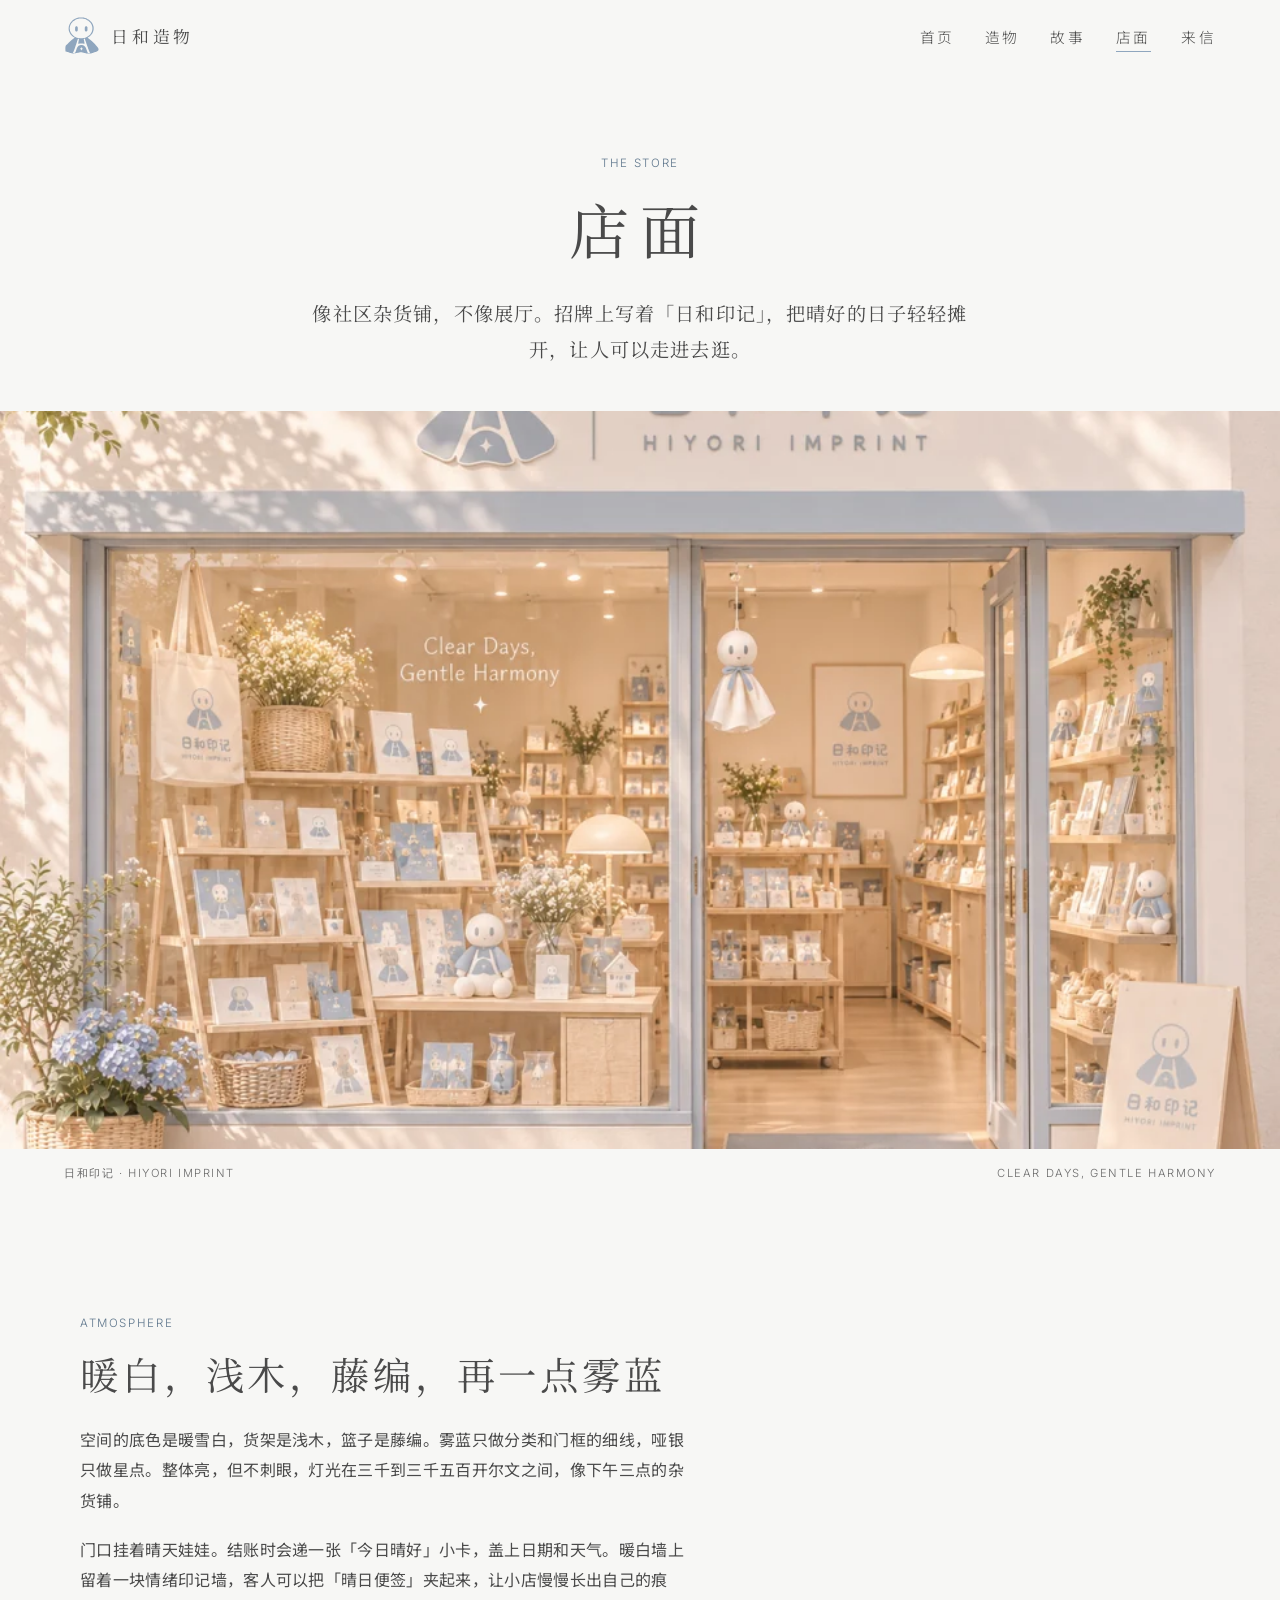
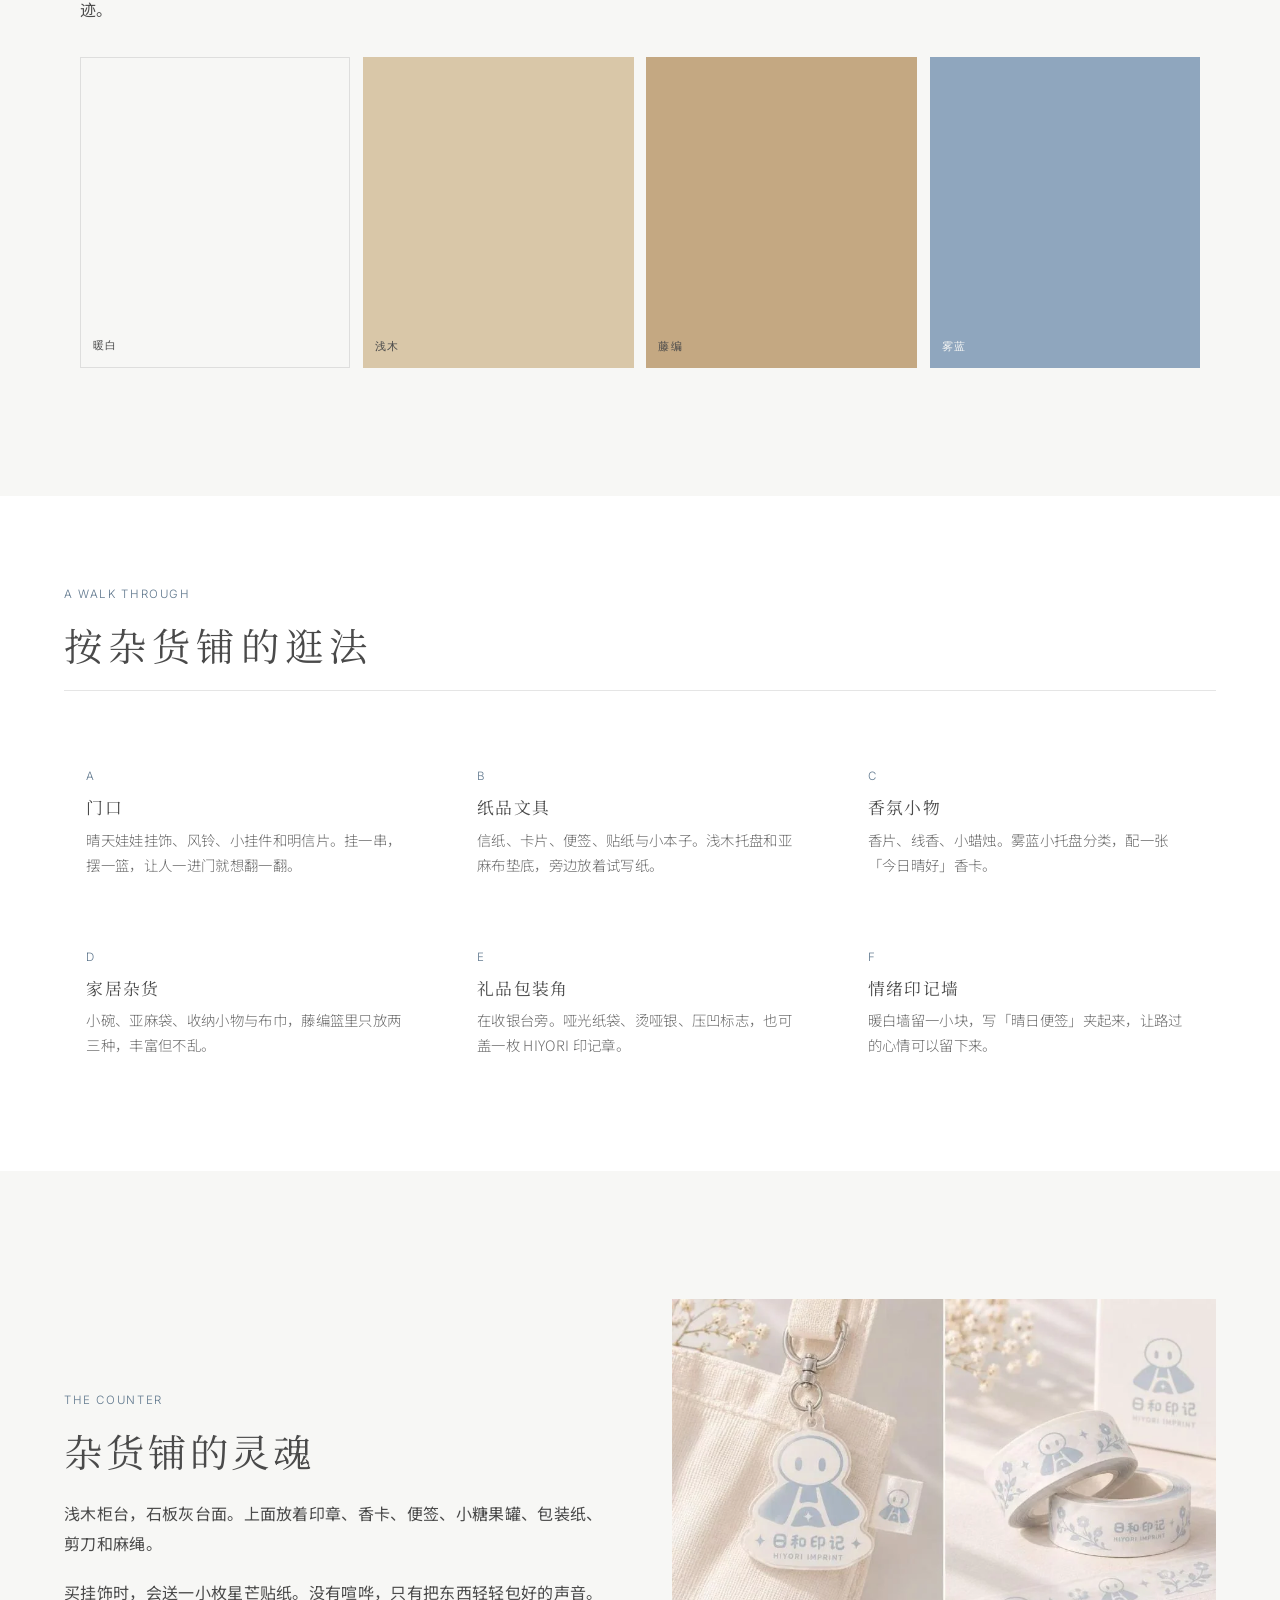
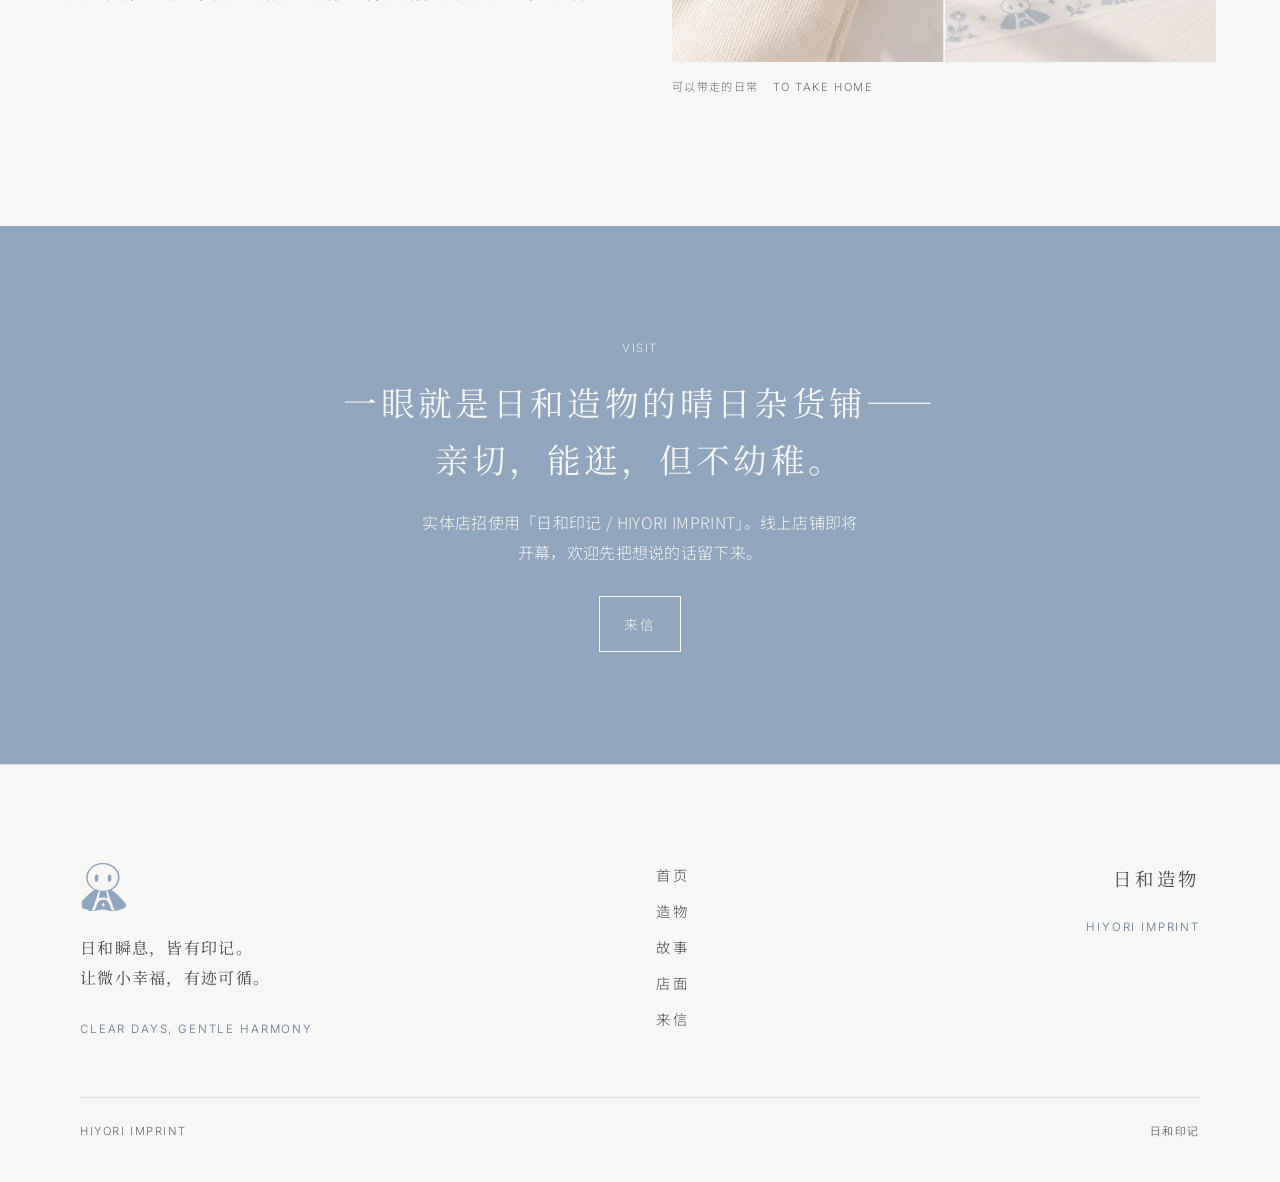
<file: store.html>
<!DOCTYPE html>
<html lang="zh-Hans">
<head>
  <meta charset="utf-8">
  <meta name="viewport" content="width=device-width, initial-scale=1">
  <title>店面 · 日和造物</title>
  <meta name="description" content="日和印记的社区晴日杂货铺。暖白、浅木、藤编，再点一点雾蓝。门口挂着晴天娃娃，灯光像下午三点。">
  <link rel="icon" href="images/favicon.ico" sizes="any">
  <link rel="icon" type="image/png" sizes="32x32" href="images/favicon-32.png">
  <link rel="apple-touch-icon" href="images/apple-touch-icon.png">
  <link rel="preconnect" href="https://fonts.googleapis.com">
  <link rel="preconnect" href="https://fonts.gstatic.com" crossorigin>
  <link href="https://fonts.googleapis.com/css2?family=Inter:wght@300;400;500&family=Noto+Sans+SC:wght@300;400;500&family=Noto+Serif+SC:wght@400;500;600&display=swap" rel="stylesheet">
  <link rel="stylesheet" href="css/style.css">
</head>
<body>
  <a class="skip-link" href="#main">跳到主要内容</a>

  <header class="site-header">
    <div class="header-inner">
      <a class="brand" href="index.html" aria-label="日和造物 首页">
        <img class="brand-mark" src="images/logo.svg" width="36" height="39" alt="">
        <span class="brand-name">日和造物</span>
      </a>
      <button class="nav-toggle" type="button" aria-expanded="false" aria-controls="site-nav" aria-label="打开菜单">
        <span></span>
      </button>
      <nav class="site-nav" id="site-nav" aria-label="主导航">
        <ul>
          <li><a href="index.html">首页</a></li>
          <li><a href="products.html">造物</a></li>
          <li><a href="story.html">故事</a></li>
          <li><a href="store.html" aria-current="page">店面</a></li>
          <li><a href="contact.html">来信</a></li>
        </ul>
      </nav>
    </div>
  </header>

  <main id="main">
    <header class="page-hero">
      <div class="container">
        <p class="eyebrow">The Store</p>
        <h1>店面</h1>
        <p class="lede">像社区杂货铺，不像展厅。招牌上写着「日和印记」，把晴好的日子轻轻摊开，让人可以走进去逛。</p>
      </div>
    </header>

    <figure class="full-bleed reveal">
      <picture>
        <source type="image/webp" srcset="images/brand/storefront.webp">
        <img src="images/brand/storefront.jpg" width="984" height="788" alt="日和印记店面外立面：暖白门头上是晴云守卫标志与日和印记 HIYORI IMPRINT，橱窗里浅木货架、藤编篮与晴天娃娃">
      </picture>
    </figure>
    <div class="caption-bar reveal">
      <span>日和印记 · HIYORI IMPRINT</span>
      <span>Clear Days, Gentle Harmony</span>
    </div>

    <section class="section">
      <div class="container">
        <p class="eyebrow reveal">Atmosphere</p>
        <h2 class="reveal">暖白，浅木，藤编，再一点雾蓝</h2>
        <div class="prose reveal" style="margin-top:1.5rem">
          <p>空间的底色是暖雪白，货架是浅木，篮子是藤编。雾蓝只做分类和门框的细线，哑银只做星点。整体亮，但不刺眼，灯光在三千到三千五百开尔文之间，像下午三点的杂货铺。</p>
          <p>门口挂着晴天娃娃。结账时会递一张「今日晴好」小卡，盖上日期和天气。暖白墙上留着一块情绪印记墙，客人可以把「晴日便签」夹起来，让小店慢慢长出自己的痕迹。</p>
        </div>
        <div class="palette reveal">
          <div class="swatch snow">暖白</div>
          <div class="swatch wood">浅木</div>
          <div class="swatch rattan">藤编</div>
          <div class="swatch sky">雾蓝</div>
        </div>
      </div>
    </section>

    <section class="section-tight band-soft">
      <div class="container-wide">
        <div class="section-head reveal">
          <div>
            <p class="eyebrow">A Walk Through</p>
            <h2>按杂货铺的逛法</h2>
          </div>
        </div>
        <div class="zone-grid">
          <article class="zone reveal">
            <p class="num">A</p>
            <h3>门口</h3>
            <p>晴天娃娃挂饰、风铃、小挂件和明信片。挂一串，摆一篮，让人一进门就想翻一翻。</p>
          </article>
          <article class="zone reveal delay-1">
            <p class="num">B</p>
            <h3>纸品文具</h3>
            <p>信纸、卡片、便签、贴纸与小本子。浅木托盘和亚麻布垫底，旁边放着试写纸。</p>
          </article>
          <article class="zone reveal delay-2">
            <p class="num">C</p>
            <h3>香氛小物</h3>
            <p>香片、线香、小蜡烛。雾蓝小托盘分类，配一张「今日晴好」香卡。</p>
          </article>
          <article class="zone reveal">
            <p class="num">D</p>
            <h3>家居杂货</h3>
            <p>小碗、亚麻袋、收纳小物与布巾，藤编篮里只放两三种，丰富但不乱。</p>
          </article>
          <article class="zone reveal delay-1">
            <p class="num">E</p>
            <h3>礼品包装角</h3>
            <p>在收银台旁。哑光纸袋、烫哑银、压凹标志，也可盖一枚 HIYORI 印记章。</p>
          </article>
          <article class="zone reveal delay-2">
            <p class="num">F</p>
            <h3>情绪印记墙</h3>
            <p>暖白墙留一小块，写「晴日便签」夹起来，让路过的心情可以留下来。</p>
          </article>
        </div>
      </div>
    </section>

    <section class="section">
      <div class="container-wide">
        <div class="split">
          <div class="split-copy reveal">
            <p class="eyebrow">The Counter</p>
            <h2>杂货铺的灵魂</h2>
            <div class="prose" style="margin-top:1.3rem">
              <p>浅木柜台，石板灰台面。上面放着印章、香卡、便签、小糖果罐、包装纸、剪刀和麻绳。</p>
              <p>买挂饰时，会送一小枚星芒贴纸。没有喧哗，只有把东西轻轻包好的声音。</p>
            </div>
          </div>
          <div class="split-media reveal delay-1">
            <figure class="media-frame -wide">
              <picture>
                <source type="image/webp" srcset="images/products/tote-tape.webp">
                <img src="images/products/tote-tape.jpg" width="888" height="592" alt="店内会遇见的小物：帆布袋、亚克力挂件与纸胶带">
              </picture>
              <figcaption><span class="cn">可以带走的日常</span> To take home</figcaption>
            </figure>
          </div>
        </div>
      </div>
    </section>

    <section class="band-sky">
      <div class="container reveal">
        <p class="eyebrow">Visit</p>
        <p class="quote-xl">一眼就是日和造物的晴日杂货铺——亲切，能逛，但不幼稚。</p>
        <p style="margin:1.2rem auto 0;max-width:28em;font-weight:300">实体店招使用「日和印记 / HIYORI IMPRINT」。线上店铺即将开幕，欢迎先把想说的话留下来。</p>
        <div class="cta-row" style="justify-content:center">
          <a class="btn btn-on-sky" href="contact.html">来信</a>
        </div>
      </div>
    </section>
  </main>

  <footer class="site-footer">
    <div class="container">
      <div class="footer-grid">
        <div class="footer-brand">
          <img class="brand-mark" src="images/logo.svg" width="48" height="52" alt="">
          <p class="footer-tagline">日和瞬息，皆有印记。<br>让微小幸福，有迹可循。</p>
          <p class="footer-en">Clear Days, Gentle Harmony</p>
        </div>
        <nav class="footer-nav" aria-label="页脚导航">
          <a href="index.html">首页</a>
          <a href="products.html">造物</a>
          <a href="story.html">故事</a>
          <a href="store.html">店面</a>
          <a href="contact.html">来信</a>
        </nav>
        <div class="footer-lockup">
          <p class="wordmark">日和造物</p>
          <p class="footer-en">Hiyori Imprint</p>
        </div>
      </div>
      <div class="footer-bottom">
        <span>Hiyori Imprint</span>
        <span>日和印记</span>
      </div>
    </div>
  </footer>
  <script src="js/main.js"></script>
</body>
</html>
</file>
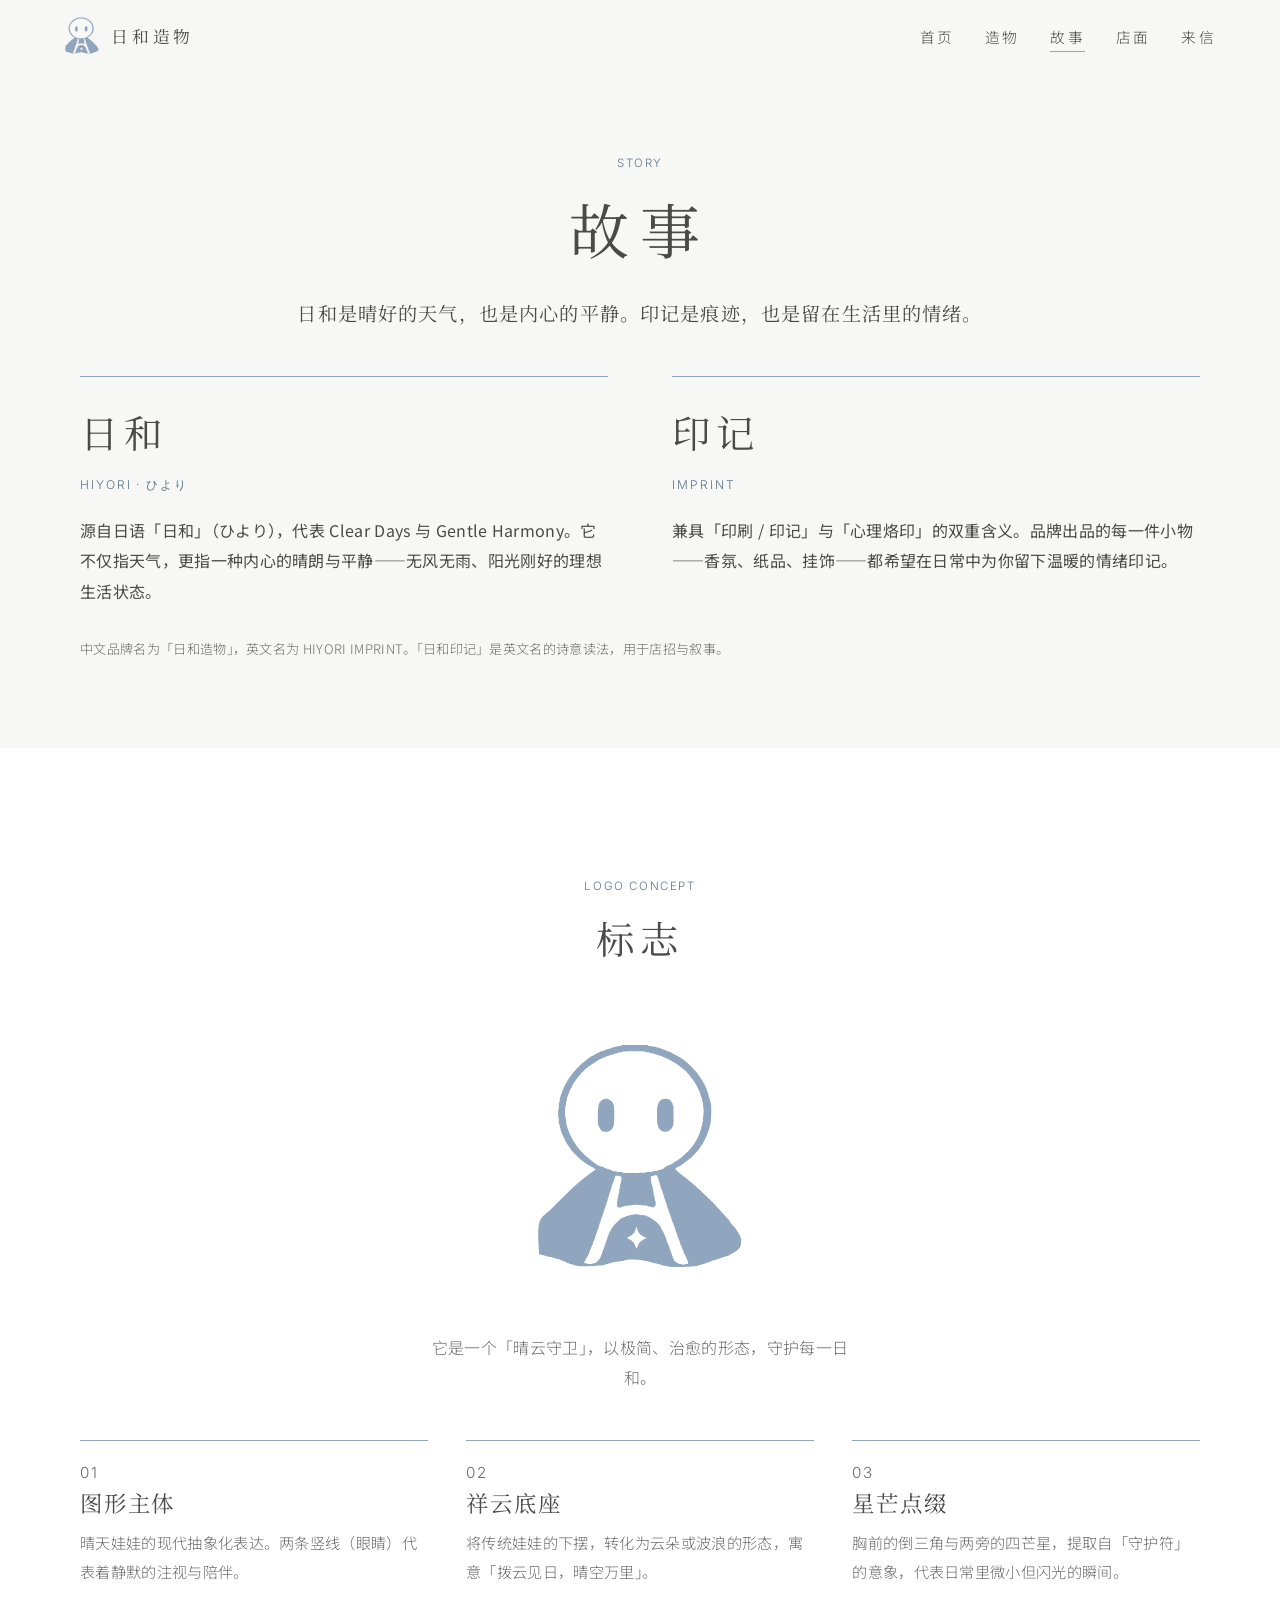
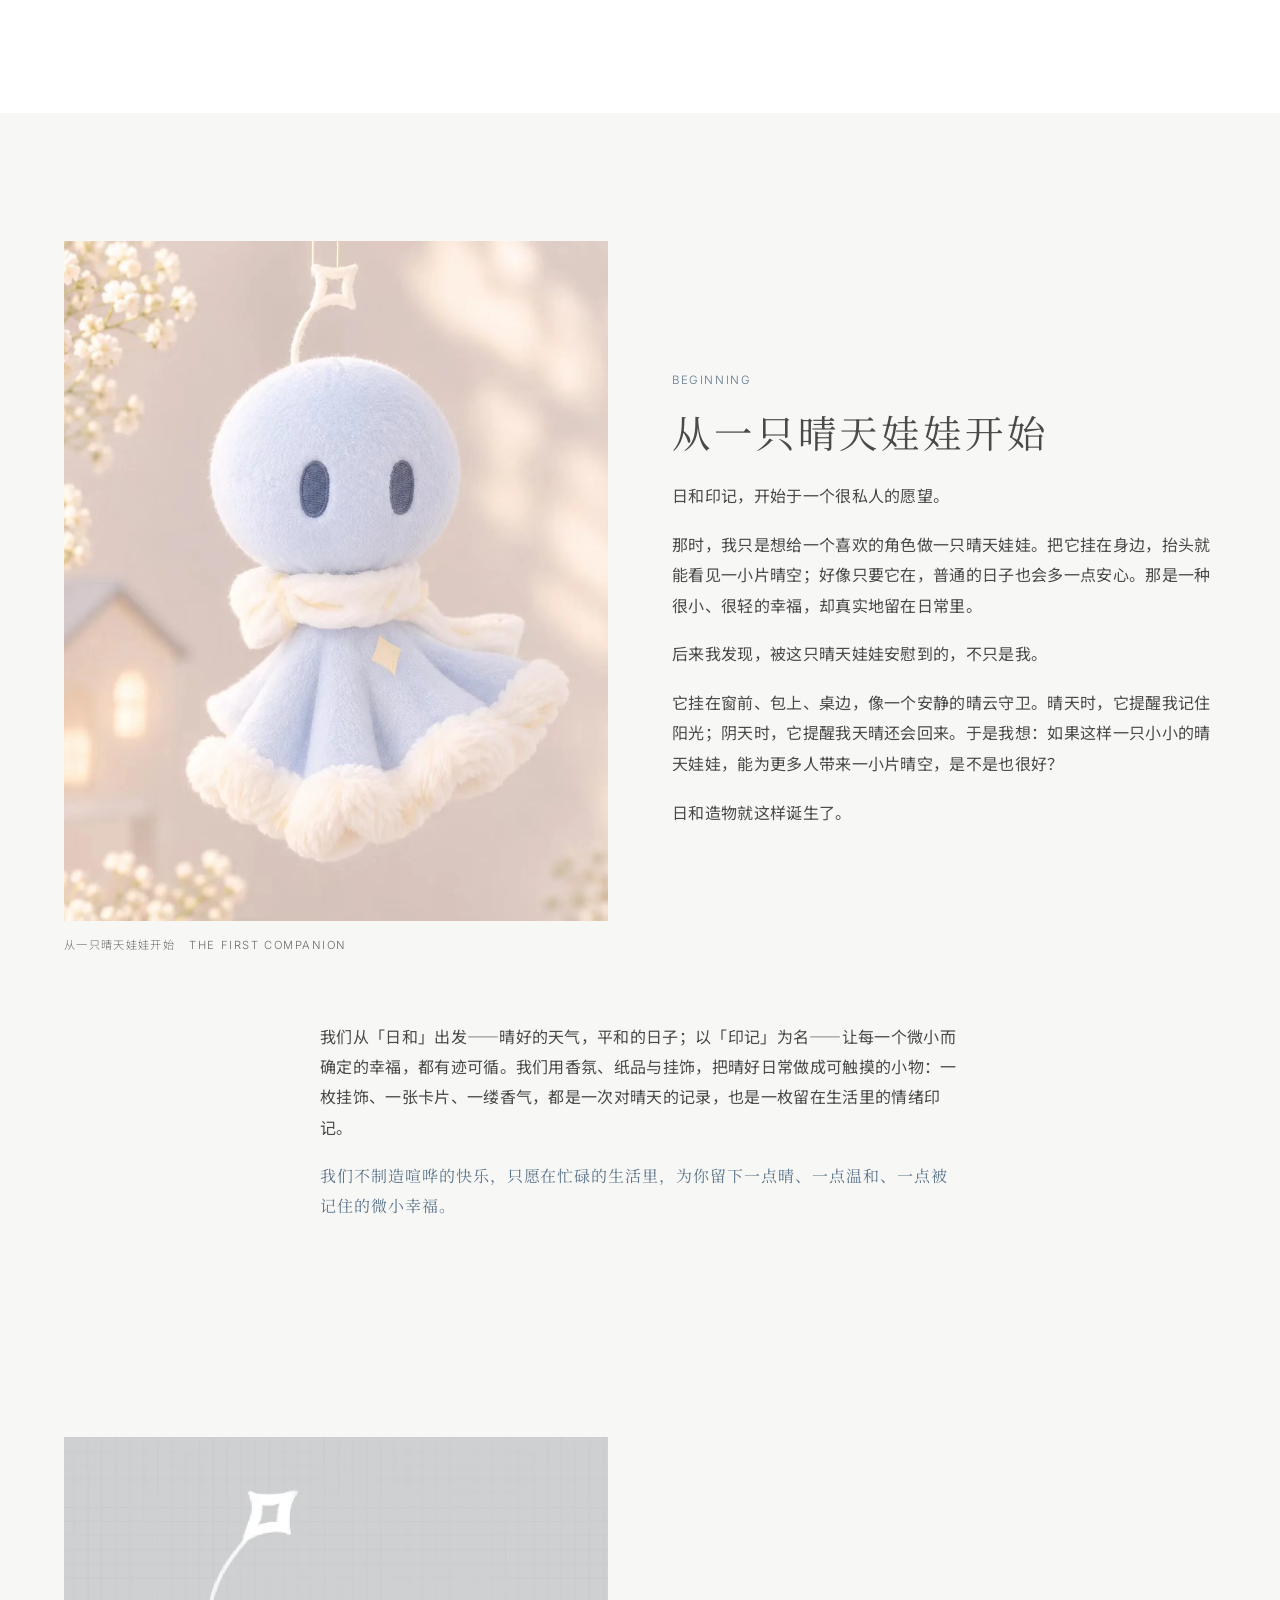
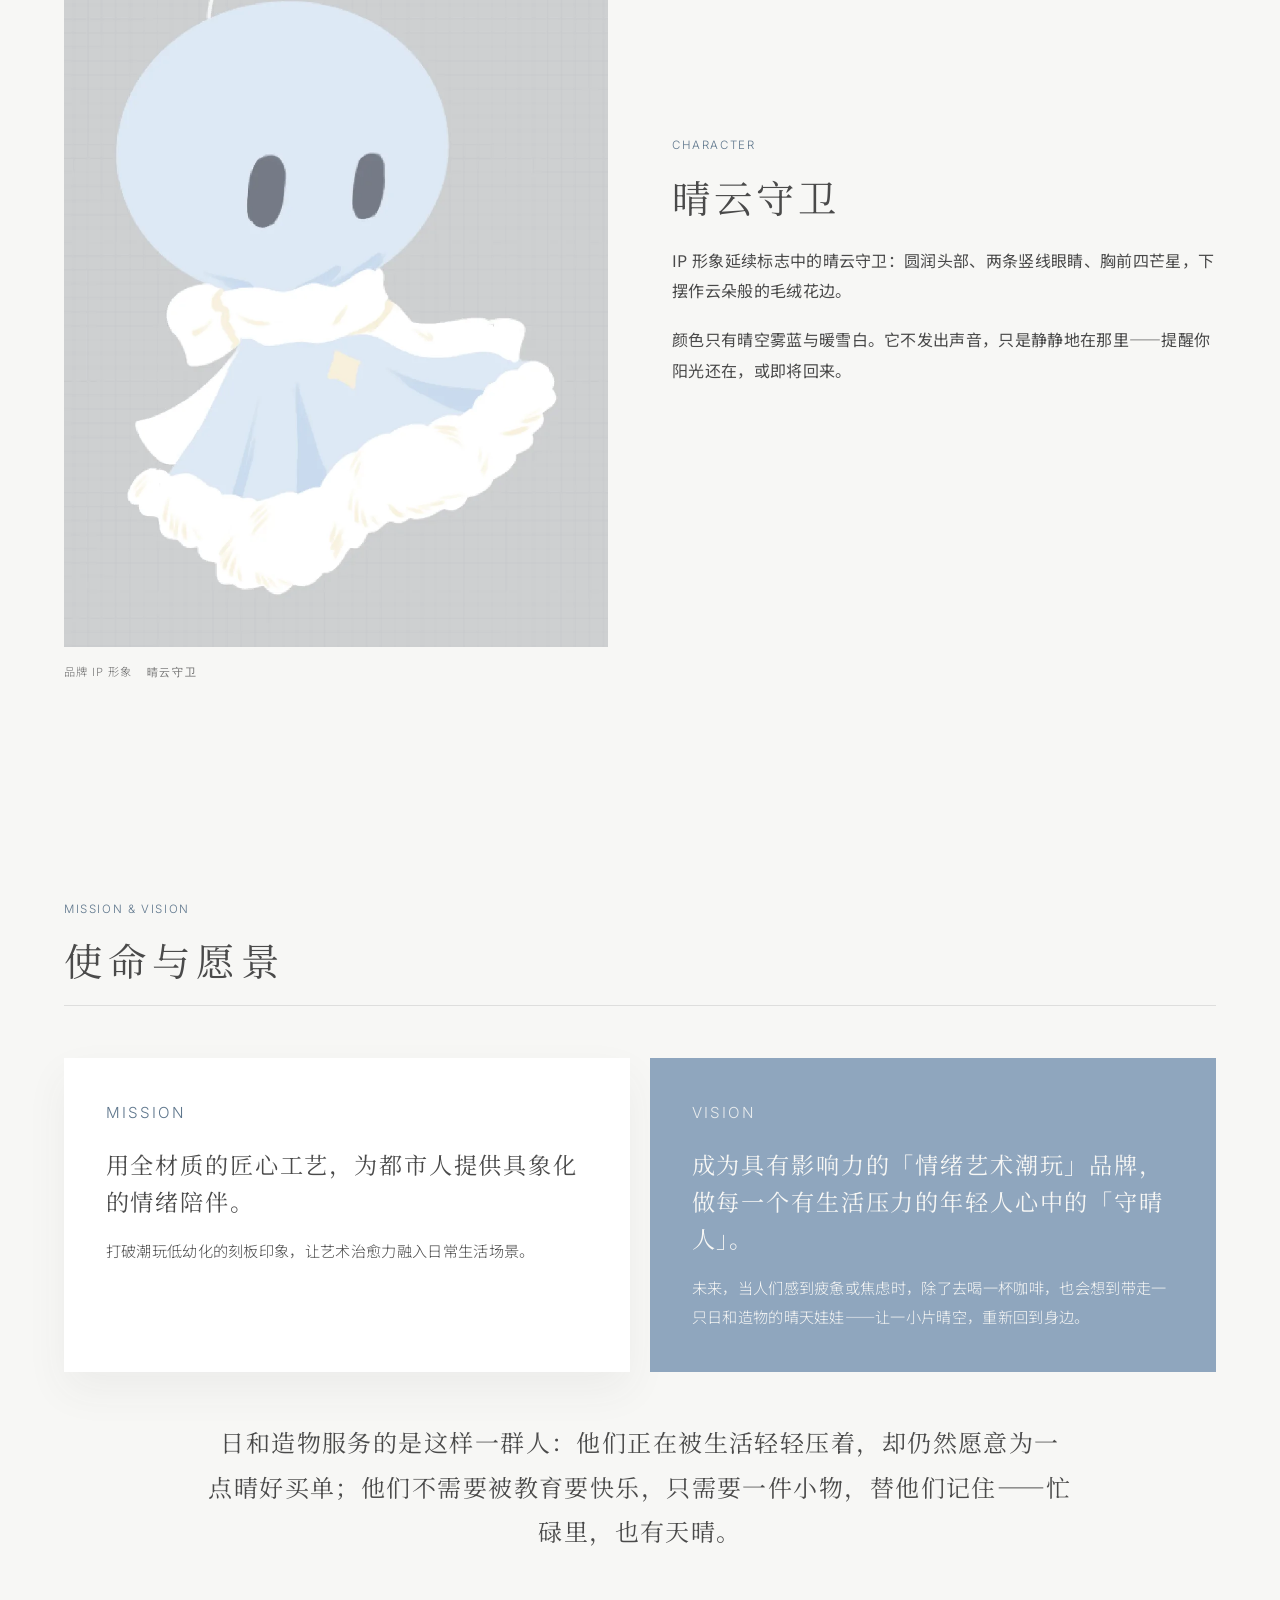
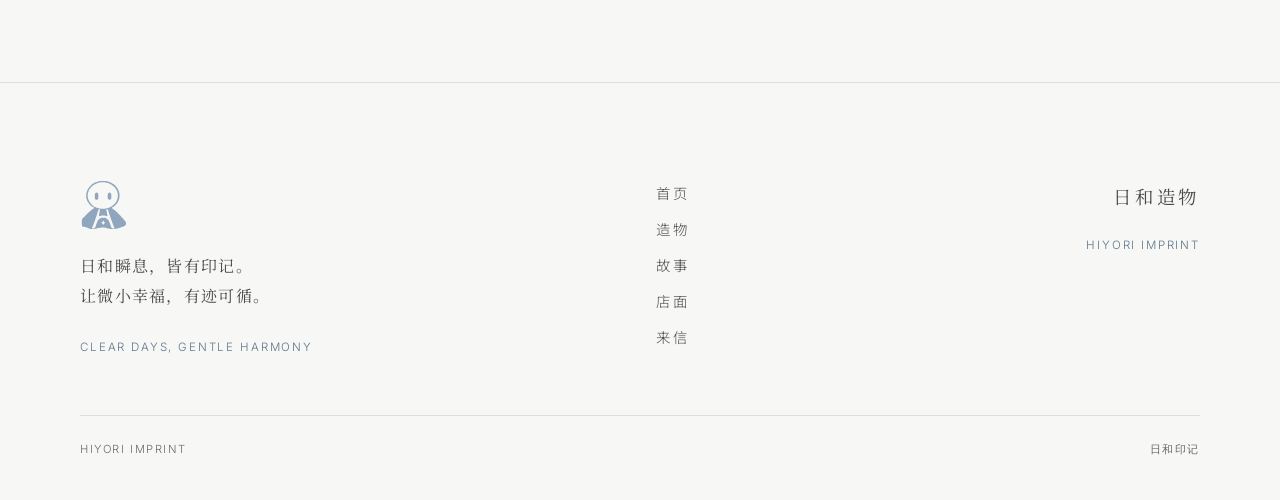
<file: story.html>
<!DOCTYPE html>
<html lang="zh-Hans">
<head>
  <meta charset="utf-8">
  <meta name="viewport" content="width=device-width, initial-scale=1">
  <title>故事 · 日和造物</title>
  <meta name="description" content="日和造物的名字、标志与故事。日和是晴好的天气与内心的平静，印记是留在日常里的情绪痕迹。">
  <link rel="icon" href="images/favicon.ico" sizes="any">
  <link rel="icon" type="image/png" sizes="32x32" href="images/favicon-32.png">
  <link rel="apple-touch-icon" href="images/apple-touch-icon.png">
  <link rel="preconnect" href="https://fonts.googleapis.com">
  <link rel="preconnect" href="https://fonts.gstatic.com" crossorigin>
  <link href="https://fonts.googleapis.com/css2?family=Inter:wght@300;400;500&family=Noto+Sans+SC:wght@300;400;500&family=Noto+Serif+SC:wght@400;500;600&display=swap" rel="stylesheet">
  <link rel="stylesheet" href="css/style.css">
</head>
<body>
  <a class="skip-link" href="#main">跳到主要内容</a>

  <header class="site-header">
    <div class="header-inner">
      <a class="brand" href="index.html" aria-label="日和造物 首页">
        <img class="brand-mark" src="images/logo.svg" width="36" height="39" alt="">
        <span class="brand-name">日和造物</span>
      </a>
      <button class="nav-toggle" type="button" aria-expanded="false" aria-controls="site-nav" aria-label="打开菜单">
        <span></span>
      </button>
      <nav class="site-nav" id="site-nav" aria-label="主导航">
        <ul>
          <li><a href="index.html">首页</a></li>
          <li><a href="products.html">造物</a></li>
          <li><a href="story.html" aria-current="page">故事</a></li>
          <li><a href="store.html">店面</a></li>
          <li><a href="contact.html">来信</a></li>
        </ul>
      </nav>
    </div>
  </header>

  <main id="main">
    <header class="page-hero">
      <div class="container">
        <p class="eyebrow">Story</p>
        <h1>故事</h1>
        <p class="lede">日和是晴好的天气，也是内心的平静。印记是痕迹，也是留在生活里的情绪。</p>
      </div>
    </header>

    <section class="section-tight" style="padding-top:0">
      <div class="container">
        <div class="name-grid">
          <div class="name-block reveal">
            <p class="kana">日和</p>
            <p class="en-name">Hiyori · ひより</p>
            <p>源自日语「日和」（ひより），代表 Clear Days 与 Gentle Harmony。它不仅指天气，更指一种内心的晴朗与平静——无风无雨、阳光刚好的理想生活状态。</p>
          </div>
          <div class="name-block reveal delay-1">
            <p class="kana">印记</p>
            <p class="en-name">Imprint</p>
            <p>兼具「印刷 / 印记」与「心理烙印」的双重含义。品牌出品的每一件小物——香氛、纸品、挂饰——都希望在日常中为你留下温暖的情绪印记。</p>
          </div>
        </div>
        <p class="tiny-note reveal" style="margin-top:2rem">中文品牌名为「日和造物」，英文名为 HIYORI IMPRINT。「日和印记」是英文名的诗意读法，用于店招与叙事。</p>
      </div>
    </section>

    <section class="section band-soft">
      <div class="container">
        <p class="eyebrow center reveal">Logo Concept</p>
        <h2 class="center reveal" style="letter-spacing:0.16em">标志</h2>
        <div class="logo-stage reveal">
          <img src="images/logo.svg" width="220" height="238" alt="日和造物标志：抽象的晴天娃娃，两条竖线眼睛，祥云下摆，胸前倒三角与四芒星">
        </div>
        <p class="center muted reveal" style="max-width:28em;margin:-1rem auto 0;font-weight:300">它是一个「晴云守卫」，以极简、治愈的形态，守护每一日和。</p>
        <div class="concept-grid">
          <div class="concept-item reveal">
            <p class="eyebrow">01</p>
            <h3>图形主体</h3>
            <p>晴天娃娃的现代抽象化表达。两条竖线（眼睛）代表着静默的注视与陪伴。</p>
          </div>
          <div class="concept-item reveal delay-1">
            <p class="eyebrow">02</p>
            <h3>祥云底座</h3>
            <p>将传统娃娃的下摆，转化为云朵或波浪的形态，寓意「拨云见日，晴空万里」。</p>
          </div>
          <div class="concept-item reveal delay-2">
            <p class="eyebrow">03</p>
            <h3>星芒点缀</h3>
            <p>胸前的倒三角与两旁的四芒星，提取自「守护符」的意象，代表日常里微小但闪光的瞬间。</p>
          </div>
        </div>
      </div>
    </section>

    <section class="section">
      <div class="container-wide">
        <div class="split">
          <div class="split-media reveal">
            <figure class="media-frame -portrait">
              <picture>
                <source type="image/webp" srcset="images/products/plush-charm.webp">
                <img src="images/products/plush-charm.jpg" width="1312" height="1199" alt="一只挂着的晴天娃娃毛绒公仔，窗光落在雾蓝披风上">
              </picture>
              <figcaption><span class="cn">从一只晴天娃娃开始</span> The first companion</figcaption>
            </figure>
          </div>
          <div class="split-copy reveal delay-1">
            <p class="eyebrow">Beginning</p>
            <h2>从一只晴天娃娃开始</h2>
            <div class="prose" style="margin-top:1.4rem">
              <p>日和印记，开始于一个很私人的愿望。</p>
              <p>那时，我只是想给一个喜欢的角色做一只晴天娃娃。把它挂在身边，抬头就能看见一小片晴空；好像只要它在，普通的日子也会多一点安心。那是一种很小、很轻的幸福，却真实地留在日常里。</p>
              <p>后来我发现，被这只晴天娃娃安慰到的，不只是我。</p>
              <p>它挂在窗前、包上、桌边，像一个安静的晴云守卫。晴天时，它提醒我记住阳光；阴天时，它提醒我天晴还会回来。于是我想：如果这样一只小小的晴天娃娃，能为更多人带来一小片晴空，是不是也很好？</p>
              <p>日和造物就这样诞生了。</p>
            </div>
          </div>
        </div>

        <div class="prose reveal" style="margin:clamp(2.5rem,5vw,4rem) auto 0;max-width:40em">
          <p>我们从「日和」出发——晴好的天气，平和的日子；以「印记」为名——让每一个微小而确定的幸福，都有迹可循。我们用香氛、纸品与挂饰，把晴好日常做成可触摸的小物：一枚挂饰、一张卡片、一缕香气，都是一次对晴天的记录，也是一枚留在生活里的情绪印记。</p>
          <p style="color:var(--sky-deep);font-family:var(--font-serif);letter-spacing:0.06em">我们不制造喧哗的快乐，只愿在忙碌的生活里，为你留下一点晴、一点温和、一点被记住的微小幸福。</p>
        </div>
      </div>
    </section>

    <section class="section-tight">
      <div class="container-wide">
        <div class="split">
          <div class="split-media reveal">
            <figure class="media-frame">
              <picture>
                <source type="image/webp" srcset="images/brand/ip-character.webp">
                <img src="images/brand/ip-character.jpg" width="1075" height="1600" alt="晴云守卫角色设定：圆润头部、两条竖线眼睛、胸前四芒星，下摆作云朵般的毛绒花边">
              </picture>
              <figcaption><span class="cn">品牌 IP 形象</span> 晴云守卫</figcaption>
            </figure>
          </div>
          <div class="split-copy reveal delay-1">
            <p class="eyebrow">Character</p>
            <h2>晴云守卫</h2>
            <div class="prose" style="margin-top:1.4rem">
              <p>IP 形象延续标志中的晴云守卫：圆润头部、两条竖线眼睛、胸前四芒星，下摆作云朵般的毛绒花边。</p>
              <p>颜色只有晴空雾蓝与暖雪白。它不发出声音，只是静静地在那里——提醒你阳光还在，或即将回来。</p>
            </div>
          </div>
        </div>
      </div>
    </section>

    <section class="section">
      <div class="container-wide">
        <div class="section-head reveal">
          <div>
            <p class="eyebrow">Mission &amp; Vision</p>
            <h2>使命与愿景</h2>
          </div>
        </div>
        <div class="mv-grid">
          <article class="mv-card light reveal">
            <p class="eyebrow">Mission</p>
            <h3>用全材质的匠心工艺，为都市人提供具象化的情绪陪伴。</h3>
            <p>打破潮玩低幼化的刻板印象，让艺术治愈力融入日常生活场景。</p>
          </article>
          <article class="mv-card sky reveal delay-1">
            <p class="eyebrow" style="color:rgba(247,247,245,.85)">Vision</p>
            <h3>成为具有影响力的「情绪艺术潮玩」品牌，做每一个有生活压力的年轻人心中的「守晴人」。</h3>
            <p>未来，当人们感到疲惫或焦虑时，除了去喝一杯咖啡，也会想到带走一只日和造物的晴天娃娃——让一小片晴空，重新回到身边。</p>
          </article>
        </div>
        <p class="lede reveal" style="margin:3rem auto 0;text-align:center">
          日和造物服务的是这样一群人：他们正在被生活轻轻压着，却仍然愿意为一点晴好买单；他们不需要被教育要快乐，只需要一件小物，替他们记住——忙碌里，也有天晴。
        </p>
      </div>
    </section>
  </main>

  <footer class="site-footer">
    <div class="container">
      <div class="footer-grid">
        <div class="footer-brand">
          <img class="brand-mark" src="images/logo.svg" width="48" height="52" alt="">
          <p class="footer-tagline">日和瞬息，皆有印记。<br>让微小幸福，有迹可循。</p>
          <p class="footer-en">Clear Days, Gentle Harmony</p>
        </div>
        <nav class="footer-nav" aria-label="页脚导航">
          <a href="index.html">首页</a>
          <a href="products.html">造物</a>
          <a href="story.html">故事</a>
          <a href="store.html">店面</a>
          <a href="contact.html">来信</a>
        </nav>
        <div class="footer-lockup">
          <p class="wordmark">日和造物</p>
          <p class="footer-en">Hiyori Imprint</p>
        </div>
      </div>
      <div class="footer-bottom">
        <span>Hiyori Imprint</span>
        <span>日和印记</span>
      </div>
    </div>
  </footer>
  <script src="js/main.js"></script>
</body>
</html>
</file>
<file: css/style.css>
/* ------------------------------------------------------------------
   日和造物 / HIYORI IMPRINT  — official site styles
   Colors, type and spacing follow the brand handbook.
   ------------------------------------------------------------------ */

:root {
  --sky: #8FA6BE;
  --sky-deep: #5E768C;
  --sky-soft: #E8EEF3;
  --snow: #F7F7F5;
  --snow-deep: #EFEFEA;
  --white: #FFFFFF;
  --slate: #4A4A4A;
  --slate-soft: #6B6B6B;
  --silver: #D8D8D8;
  --line: rgba(74, 74, 74, 0.14);
  --line-strong: rgba(74, 74, 74, 0.28);
  --shadow: 0 18px 40px rgba(74, 74, 74, 0.06);
  --font-serif: "Noto Serif SC", "Source Han Serif SC", "Songti SC", serif;
  --font-sans: "Noto Sans SC", "Hiragino Sans GB", "PingFang SC", sans-serif;
  --font-en: "Inter", "Helvetica Neue", Helvetica, Arial, sans-serif;
  --max: 1120px;
  --wide: 1280px;
  --pad: clamp(1.25rem, 5vw, 4.5rem);
  --header: 4.5rem;
  --ease: cubic-bezier(0.22, 0.61, 0.36, 1);
}

*,
*::before,
*::after { box-sizing: border-box; }

html {
  scroll-behavior: smooth;
  hanging-punctuation: first last;
  scroll-padding-top: calc(var(--header) + 1rem);
}

body {
  margin: 0;
  background: var(--snow);
  color: var(--slate);
  font-family: var(--font-sans);
  font-weight: 400;
  font-size: 16px;
  line-height: 1.9;
  letter-spacing: 0.02em;
  -webkit-font-smoothing: antialiased;
  text-rendering: optimizeLegibility;
}

img, svg { display: block; max-width: 100%; height: auto; }
button, input, textarea { font: inherit; color: inherit; }
a { color: inherit; text-decoration: none; }

::selection {
  background: var(--sky);
  color: var(--snow);
}

:focus-visible {
  outline: 1px solid var(--sky);
  outline-offset: 3px;
}

.skip-link {
  position: absolute;
  left: 1rem;
  top: -4rem;
  background: var(--slate);
  color: var(--snow);
  padding: 0.5rem 1rem;
  z-index: 100;
}
.skip-link:focus { top: 1rem; }

/* -------------------------- typography -------------------------- */

.en {
  font-family: var(--font-en);
  font-weight: 300;
  letter-spacing: 0.12em;
  text-transform: uppercase;
}

.eyebrow {
  font-family: var(--font-en);
  font-weight: 300;
  font-size: 0.72rem;
  letter-spacing: 0.14em;
  text-transform: uppercase;
  color: var(--sky-deep);
  margin: 0 0 0.85rem;
}

h1, h2, h3, h4 {
  font-family: var(--font-serif);
  font-weight: 400;
  color: var(--slate);
  line-height: 1.35;
  margin: 0;
}

h1 {
  font-size: clamp(2.2rem, 5.4vw, 3.75rem);
  letter-spacing: 0.18em;
  font-weight: 400;
}

h2 {
  font-size: clamp(1.7rem, 3.4vw, 2.4rem);
  letter-spacing: 0.1em;
}

h3 {
  font-size: clamp(1.15rem, 2vw, 1.4rem);
  letter-spacing: 0.08em;
}

.lede {
  font-family: var(--font-serif);
  font-size: clamp(1.15rem, 2.2vw, 1.5rem);
  line-height: 1.85;
  letter-spacing: 0.06em;
  color: var(--slate);
  max-width: 36em;
}

.muted { color: var(--slate-soft); }
.sky { color: var(--sky-deep); }

p { margin: 0 0 1.15em; }
p:last-child { margin-bottom: 0; }

.prose { max-width: 38em; }
.prose p + p { margin-top: 1.15em; }

hr.rule {
  border: 0;
  border-top: 1px solid var(--line);
  margin: 0;
}

/* -------------------------- layout -------------------------- */

.container {
  width: min(100% - 2 * var(--pad), var(--max));
  margin-inline: auto;
}
.container-wide {
  width: min(100% - 2 * var(--pad), var(--wide));
  margin-inline: auto;
}

.section {
  padding: clamp(4rem, 10vw, 8rem) 0;
}

.section-tight { padding: clamp(3rem, 7vw, 5.5rem) 0; }

.split {
  display: grid;
  grid-template-columns: 1fr 1fr;
  gap: clamp(2rem, 5vw, 5.5rem);
  align-items: center;
}
.split.reverse .split-media { order: 2; }
.split.reverse .split-copy { order: 1; }

@media (max-width: 800px) {
  .split,
  .split.reverse { grid-template-columns: 1fr; }
  .split.reverse .split-media,
  .split.reverse .split-copy { order: unset; }
}

/* -------------------------- header / nav -------------------------- */

.site-header {
  position: sticky;
  top: 0;
  z-index: 40;
  height: var(--header);
  display: flex;
  align-items: center;
  background: rgba(247, 247, 245, 0.86);
  backdrop-filter: saturate(140%) blur(16px);
  -webkit-backdrop-filter: saturate(140%) blur(16px);
  border-bottom: 1px solid transparent;
  transition: border-color 0.4s var(--ease);
}
.site-header.is-scrolled {
  border-bottom-color: var(--line);
}

.header-inner {
  width: min(100% - 2 * var(--pad), var(--wide));
  margin-inline: auto;
  display: flex;
  align-items: center;
  justify-content: space-between;
  gap: 1.5rem;
}

.brand {
  display: inline-flex;
  align-items: center;
  gap: 0.7rem;
  min-height: 44px;
}
.brand-mark {
  width: 36px;
  height: auto;
  flex-shrink: 0;
}
.brand-name {
  font-family: var(--font-serif);
  font-size: 1.05rem;
  letter-spacing: 0.22em;
  color: var(--slate);
  padding-top: 0.15em;
}

.site-nav ul {
  display: flex;
  gap: clamp(1.2rem, 2.4vw, 2.25rem);
  list-style: none;
  margin: 0;
  padding: 0;
}
.site-nav a {
  font-family: var(--font-sans);
  font-weight: 300;
  font-size: 0.92rem;
  letter-spacing: 0.16em;
  color: var(--slate);
  padding: 0.35rem 0;
  position: relative;
}
.site-nav a::after {
  content: "";
  position: absolute;
  left: 0;
  right: 0;
  bottom: 0;
  height: 1px;
  background: var(--sky);
  transform: scaleX(0);
  transform-origin: left;
  transition: transform 0.45s var(--ease);
}
.site-nav a:hover::after,
.site-nav a[aria-current="page"]::after {
  transform: scaleX(1);
}

.nav-toggle {
  display: none;
  width: 44px;
  height: 44px;
  border: 0;
  background: transparent;
  padding: 0;
  cursor: pointer;
  position: relative;
}
.nav-toggle span,
.nav-toggle span::before,
.nav-toggle span::after {
  display: block;
  width: 20px;
  height: 1px;
  background: var(--slate);
  position: absolute;
  left: 12px;
  transition: transform 0.35s var(--ease), opacity 0.3s;
}
.nav-toggle span { top: 21px; }
.nav-toggle span::before,
.nav-toggle span::after { content: ""; left: 0; }
.nav-toggle span::before { top: -6px; }
.nav-toggle span::after { top: 6px; }
.nav-toggle[aria-expanded="true"] span { background: transparent; }
.nav-toggle[aria-expanded="true"] span::before {
  top: 0;
  transform: rotate(45deg);
}
.nav-toggle[aria-expanded="true"] span::after {
  top: 0;
  transform: rotate(-45deg);
}

@media (max-width: 720px) {
  .nav-toggle { display: block; }
  .site-nav {
    position: absolute;
    top: var(--header);
    left: 0;
    right: 0;
    background: var(--snow);
    border-bottom: 1px solid var(--line);
    max-height: 0;
    overflow: hidden;
    transition: max-height 0.45s var(--ease);
  }
  .site-nav.is-open { max-height: 22rem; }
  .site-nav ul {
    flex-direction: column;
    gap: 0;
    padding: 0.5rem var(--pad) 1.5rem;
  }
  .site-nav a {
    display: block;
    padding: 0.85rem 0;
    letter-spacing: 0.2em;
    font-size: 1rem;
  }
}

/* -------------------------- buttons -------------------------- */

.btn {
  display: inline-flex;
  align-items: center;
  gap: 0.6rem;
  padding: 0.85rem 1.5rem;
  border: 1px solid var(--slate);
  background: transparent;
  color: var(--slate);
  font-family: var(--font-sans);
  font-weight: 300;
  font-size: 0.86rem;
  letter-spacing: 0.16em;
  cursor: pointer;
  transition: background 0.4s var(--ease), color 0.4s var(--ease), border-color 0.4s;
}
.btn:hover {
  background: var(--slate);
  color: var(--snow);
}
.btn-ghost {
  border-color: var(--silver);
}
.btn-ghost:hover {
  border-color: var(--slate);
}
.btn-on-sky {
  border-color: var(--snow);
  color: var(--snow);
}
.btn-on-sky:hover {
  background: var(--snow);
  color: var(--sky-deep);
}

/* -------------------------- footer -------------------------- */

.site-footer {
  border-top: 1px solid var(--line);
  padding: clamp(3.5rem, 8vw, 6rem) 0 2.5rem;
  background: var(--snow);
}
.footer-grid {
  display: grid;
  grid-template-columns: 1.4fr 1fr auto;
  gap: clamp(2rem, 5vw, 4rem);
  align-items: start;
  margin-bottom: 3.5rem;
}
.footer-brand {
  display: flex;
  flex-direction: column;
  gap: 1.25rem;
  max-width: 22rem;
}
.footer-brand .brand-mark { width: 48px; }
.footer-tagline {
  font-family: var(--font-serif);
  font-size: 1rem;
  letter-spacing: 0.08em;
  line-height: 1.9;
  margin: 0;
}
.footer-en {
  font-family: var(--font-en);
  font-weight: 300;
  font-size: 0.72rem;
  letter-spacing: 0.16em;
  text-transform: uppercase;
  color: var(--sky-deep);
  margin: 0.35rem 0 0;
}
.footer-nav {
  display: flex;
  flex-direction: column;
  gap: 0.55rem;
}
.footer-nav a {
  font-weight: 300;
  letter-spacing: 0.16em;
  font-size: 0.9rem;
}
.footer-nav a:hover { color: var(--sky-deep); }
.footer-lockup {
  text-align: right;
}
.footer-lockup .wordmark {
  font-family: var(--font-serif);
  font-size: 1.15rem;
  letter-spacing: 0.2em;
}
.footer-bottom {
  display: flex;
  justify-content: space-between;
  gap: 1rem;
  flex-wrap: wrap;
  border-top: 1px solid var(--line);
  padding-top: 1.4rem;
  font-family: var(--font-en);
  font-weight: 300;
  font-size: 0.7rem;
  letter-spacing: 0.14em;
  text-transform: uppercase;
  color: var(--slate-soft);
}

@media (max-width: 800px) {
  .footer-grid { grid-template-columns: 1fr; }
  .footer-lockup { text-align: left; }
}

/* -------------------------- hero -------------------------- */

.hero {
  padding: clamp(3.5rem, 11vh, 7.5rem) 0 clamp(3rem, 8vh, 5.5rem);
  text-align: center;
}
.hero-logo {
  width: min(148px, 38vw);
  margin: 0 auto 2.2rem;
}
.hero h1 {
  margin: 0 0 0.4rem;
}
.hero-en {
  font-family: var(--font-en);
  font-weight: 300;
  letter-spacing: 0.22em;
  text-transform: uppercase;
  font-size: 0.78rem;
  color: var(--sky-deep);
  margin: 0 0 2.2rem;
}
.hero-rule {
  width: 48px;
  height: 1px;
  background: var(--silver);
  margin: 0 auto 2.2rem;
  border: 0;
}
.hero-tagline {
  font-family: var(--font-serif);
  font-size: clamp(1.15rem, 2.4vw, 1.55rem);
  letter-spacing: 0.12em;
  line-height: 1.9;
  margin: 0 0 0.5rem;
}
.hero-sub {
  font-family: var(--font-serif);
  font-size: clamp(1rem, 2vw, 1.2rem);
  letter-spacing: 0.1em;
  color: var(--slate-soft);
  margin: 0 0 1.8rem;
}
.hero-en-soft {
  font-family: var(--font-en);
  font-weight: 300;
  letter-spacing: 0.16em;
  text-transform: uppercase;
  font-size: 0.72rem;
  color: var(--slate-soft);
  margin: 0;
}

.page-hero {
  padding: clamp(3.5rem, 9vh, 6.5rem) 0 clamp(2.5rem, 5vh, 3.5rem);
  text-align: center;
}
.page-hero h1 { margin-bottom: 0.45rem; }
.page-hero .lede {
  margin: 1.6rem auto 0;
  font-size: clamp(1rem, 1.8vw, 1.2rem);
}

/* -------------------------- figures / media -------------------------- */

figure { margin: 0; }
figcaption {
  font-family: var(--font-en);
  font-weight: 300;
  font-size: 0.7rem;
  letter-spacing: 0.14em;
  text-transform: uppercase;
  color: var(--slate-soft);
  margin-top: 0.85rem;
}
figcaption .cn {
  font-family: var(--font-sans);
  letter-spacing: 0.12em;
  text-transform: none;
  margin-right: 0.6rem;
}

.media-frame img {
  width: 100%;
  height: auto;
  object-fit: cover;
  background: var(--snow-deep);
}
.media-frame.-portrait img { aspect-ratio: 4 / 5; object-fit: cover; }
.media-frame.-square img { aspect-ratio: 1 / 1; object-fit: cover; }
.media-frame.-wide img { aspect-ratio: 3 / 2; object-fit: cover; }
.media-frame.-soft img { aspect-ratio: 5 / 4; object-fit: cover; }

.full-bleed {
  width: 100%;
}
.full-bleed img {
  width: 100%;
  height: auto;
  max-height: min(82vh, 820px);
  object-fit: cover;
  object-position: center;
}

.caption-bar {
  width: min(100% - 2 * var(--pad), var(--wide));
  margin: 0.9rem auto 0;
  display: flex;
  justify-content: space-between;
  gap: 1rem;
  font-family: var(--font-en);
  font-weight: 300;
  font-size: 0.7rem;
  letter-spacing: 0.14em;
  text-transform: uppercase;
  color: var(--slate-soft);
}

/* -------------------------- product cards -------------------------- */

.product-grid {
  display: grid;
  grid-template-columns: repeat(4, 1fr);
  gap: clamp(1.25rem, 2.4vw, 2rem);
}
@media (max-width: 960px) {
  .product-grid { grid-template-columns: repeat(2, 1fr); }
}
@media (max-width: 520px) {
  .product-grid { grid-template-columns: 1fr; }
}

.product-card a { display: block; color: inherit; }
.product-card .media-frame img {
  aspect-ratio: 4 / 5;
  width: 100%;
  object-fit: cover;
  transition: transform 0.9s var(--ease);
}
.product-card a:hover img { transform: scale(1.03); }
.product-card .media-frame { overflow: hidden; background: var(--snow-deep); }
.product-card-body { padding: 1.1rem 0 0; }
.product-card h3 {
  font-size: 1.05rem;
  letter-spacing: 0.1em;
  margin-bottom: 0.3rem;
}
.product-card p {
  font-weight: 300;
  font-size: 0.9rem;
  color: var(--slate-soft);
  margin: 0 0 0.55rem;
  line-height: 1.7;
}
.price {
  font-family: var(--font-en);
  font-weight: 300;
  letter-spacing: 0.08em;
  font-size: 0.85rem;
  color: var(--slate);
}
.price em {
  font-style: normal;
  font-size: 1.15rem;
  letter-spacing: 0.04em;
}

/* -------------------------- section heads -------------------------- */

.section-head {
  display: flex;
  justify-content: space-between;
  align-items: flex-end;
  gap: 2rem;
  margin-bottom: clamp(2rem, 5vw, 3.2rem);
  padding-bottom: 1.2rem;
  border-bottom: 1px solid var(--line);
}
.section-head .more {
  font-family: var(--font-en);
  font-weight: 300;
  font-size: 0.72rem;
  letter-spacing: 0.16em;
  text-transform: uppercase;
  color: var(--sky-deep);
  white-space: nowrap;
  padding-bottom: 0.2rem;
}
.section-head .more:hover { color: var(--slate); }
.section-head h2 { letter-spacing: 0.16em; }

/* -------------------------- bands -------------------------- */

.band-sky {
  background: var(--sky);
  color: var(--snow);
  padding: clamp(4rem, 10vw, 7rem) 0;
  text-align: center;
}
.band-sky h2,
.band-sky p { color: var(--snow); }
.band-sky .eyebrow { color: rgba(247, 247, 245, 0.85); }
.band-sky .lede { margin-inline: auto; }

.band-soft {
  background: var(--white);
}

.quote-xl {
  font-family: var(--font-serif);
  font-size: clamp(1.4rem, 3.2vw, 2.1rem);
  letter-spacing: 0.1em;
  line-height: 1.7;
  margin: 0 auto;
  max-width: 18em;
}

/* -------------------------- lists / meta -------------------------- */

.meta-list {
  list-style: none;
  margin: 1.5rem 0 0;
  padding: 0;
  border-top: 1px solid var(--line);
}
.meta-list li {
  display: flex;
  justify-content: space-between;
  gap: 1.5rem;
  padding: 0.85rem 0;
  border-bottom: 1px solid var(--line);
  font-size: 0.95rem;
}
.meta-list .k { color: var(--slate-soft); font-weight: 300; letter-spacing: 0.06em; }
.meta-list .v {
  font-family: var(--font-en);
  font-weight: 300;
  letter-spacing: 0.06em;
  text-align: right;
}

.concept-grid {
  display: grid;
  grid-template-columns: repeat(3, 1fr);
  gap: clamp(1.5rem, 3vw, 2.5rem);
  margin-top: 3rem;
}
.concept-item {
  padding-top: 1.1rem;
  border-top: 1px solid var(--sky);
}
.concept-item h3 { margin-bottom: 0.7rem; }
.concept-item p {
  font-weight: 300;
  font-size: 0.95rem;
  line-height: 1.85;
  color: var(--slate-soft);
  margin: 0;
}
@media (max-width: 720px) {
  .concept-grid { grid-template-columns: 1fr; }
}

.palette {
  display: grid;
  grid-template-columns: repeat(4, 1fr);
  gap: 0.8rem;
  margin: 2rem 0 0;
}
.swatch {
  aspect-ratio: 1 / 1.15;
  display: flex;
  flex-direction: column;
  justify-content: flex-end;
  padding: 0.7rem 0.75rem;
  font-family: var(--font-en);
  font-weight: 300;
  font-size: 0.68rem;
  letter-spacing: 0.12em;
  text-transform: uppercase;
}
.swatch.snow { background: var(--snow); color: var(--slate); border: 1px solid var(--line); }
.swatch.wood { background: #D9C7A8; color: #4A4A4A; }
.swatch.rattan { background: #C4A882; color: #4A4A4A; }
.swatch.sky { background: var(--sky); color: var(--snow); }
@media (max-width: 600px) {
  .palette { grid-template-columns: repeat(2, 1fr); }
}

/* -------------------------- store zones -------------------------- */

.zone-grid {
  display: grid;
  grid-template-columns: repeat(3, 1fr);
  gap: 1.25rem;
}
.zone {
  background: var(--white);
  padding: 1.5rem 1.4rem 1.6rem;
  min-height: 8.5rem;
}
.zone .num {
  font-family: var(--font-en);
  font-weight: 300;
  letter-spacing: 0.14em;
  font-size: 0.72rem;
  color: var(--sky-deep);
  margin-bottom: 0.6rem;
}
.zone h3 { margin-bottom: 0.5rem; font-size: 1.05rem; }
.zone p { font-weight: 300; font-size: 0.9rem; color: var(--slate-soft); margin: 0; line-height: 1.75; }
@media (max-width: 800px) {
  .zone-grid { grid-template-columns: 1fr; }
}

/* -------------------------- form -------------------------- */

.contact-grid {
  display: grid;
  grid-template-columns: 0.9fr 1.1fr;
  gap: clamp(2.5rem, 6vw, 6rem);
  align-items: start;
}
@media (max-width: 800px) {
  .contact-grid { grid-template-columns: 1fr; }
}

.field {
  margin-bottom: 1.35rem;
}
.field label {
  display: block;
  font-family: var(--font-en);
  font-weight: 300;
  font-size: 0.7rem;
  letter-spacing: 0.14em;
  text-transform: uppercase;
  color: var(--slate-soft);
  margin-bottom: 0.45rem;
}
.field input,
.field textarea {
  width: 100%;
  border: 0;
  border-bottom: 1px solid var(--line-strong);
  background: transparent;
  padding: 0.65rem 0;
  border-radius: 0;
  outline: none;
  transition: border-color 0.3s;
}
.field textarea { min-height: 8rem; resize: vertical; line-height: 1.7; }
.field input:focus,
.field textarea:focus { border-bottom-color: var(--sky-deep); }

.form-note {
  font-size: 0.85rem;
  color: var(--slate-soft);
  font-weight: 300;
  margin: 0.8rem 0 0;
  line-height: 1.75;
}
.form-thanks {
  display: none;
  font-family: var(--font-serif);
  letter-spacing: 0.08em;
  line-height: 1.85;
  padding: 1.2rem 0 0;
}
.form-thanks.is-visible { display: block; }
.letter-form.is-sent .btn { display: none; }

.channel-list {
  list-style: none;
  margin: 2rem 0 0;
  padding: 0;
}
.channel-list li {
  padding: 1.15rem 0;
  border-top: 1px solid var(--line);
}
.channel-list li:last-child { border-bottom: 1px solid var(--line); }
.channel-list h3 { margin-bottom: 0.35rem; }
.channel-list p { font-weight: 300; color: var(--slate-soft); margin: 0; font-size: 0.95rem; }

/* -------------------------- product family pages -------------------------- */

.family + .family {
  border-top: 1px solid var(--line);
}

.price-table {
  width: 100%;
  border-collapse: collapse;
  margin-top: 1.5rem;
  font-size: 0.95rem;
}
.price-table th,
.price-table td {
  text-align: left;
  padding: 0.8rem 0;
  border-bottom: 1px solid var(--line);
  font-weight: 300;
}
.price-table td:last-child,
.price-table th:last-child {
  text-align: right;
  font-family: var(--font-en);
  letter-spacing: 0.06em;
  font-weight: 300;
  white-space: nowrap;
}
.price-table th {
  font-family: var(--font-en);
  font-size: 0.7rem;
  letter-spacing: 0.14em;
  text-transform: uppercase;
  color: var(--slate-soft);
  font-weight: 300;
}

.tiny-note {
  font-size: 0.82rem;
  color: var(--slate-soft);
  font-weight: 300;
  margin-top: 0.9rem;
  line-height: 1.7;
}

.accessory-row {
  display: grid;
  grid-template-columns: 1fr 1fr;
  gap: 1.25rem;
  margin-top: 1.5rem;
}
@media (max-width: 700px) {
  .accessory-row { grid-template-columns: 1fr; }
}

.pair {
  display: grid;
  grid-template-columns: 1fr 1fr;
  gap: 1rem;
}

/* -------------------------- story specifics -------------------------- */

.name-grid {
  display: grid;
  grid-template-columns: 1fr 1fr;
  gap: clamp(2rem, 5vw, 4rem);
}
@media (max-width: 700px) {
  .name-grid { grid-template-columns: 1fr; }
}
.name-block {
  padding-top: 1.2rem;
  border-top: 1px solid var(--sky);
}
.name-block .kana {
  font-family: var(--font-serif);
  font-size: 2.4rem;
  letter-spacing: 0.16em;
  margin: 0 0 0.35rem;
}
.name-block .en-name {
  font-family: var(--font-en);
  font-weight: 300;
  letter-spacing: 0.16em;
  text-transform: uppercase;
  font-size: 0.75rem;
  color: var(--sky-deep);
  margin: 0 0 1.1rem;
}

.logo-stage {
  display: flex;
  justify-content: center;
  padding: clamp(2.5rem, 6vw, 4.5rem) 0;
}
.logo-stage img,
.logo-stage svg {
  width: min(220px, 50vw);
}

.mv-grid {
  display: grid;
  grid-template-columns: 1fr 1fr;
  gap: 1.25rem;
}
.mv-card {
  padding: clamp(1.8rem, 4vw, 2.6rem);
  min-height: 16rem;
}
.mv-card.light { background: var(--white); box-shadow: var(--shadow); }
.mv-card.sky { background: var(--sky); color: var(--snow); }
.mv-card.sky h3,
.mv-card.sky p { color: var(--snow); }
.mv-card .eyebrow { margin-bottom: 1.1rem; }
.mv-card h3 {
  font-size: clamp(1.2rem, 2vw, 1.45rem);
  letter-spacing: 0.08em;
  margin-bottom: 1rem;
  line-height: 1.6;
}
.mv-card p { font-weight: 300; font-size: 0.95rem; }
@media (max-width: 700px) {
  .mv-grid { grid-template-columns: 1fr; }
}

/* -------------------------- motion -------------------------- */

.reveal {
  opacity: 1;
  transform: none;
}

@media (prefers-reduced-motion: no-preference) {
  .reveal {
    opacity: 0;
    transform: translateY(18px);
    transition: opacity 0.95s var(--ease), transform 0.95s var(--ease);
  }
  .reveal.is-in {
    opacity: 1;
    transform: none;
  }
  .delay-1 { transition-delay: 0.1s; }
  .delay-2 { transition-delay: 0.2s; }
  .delay-3 { transition-delay: 0.3s; }
}

@media (prefers-reduced-motion: reduce) {
  html { scroll-behavior: auto; }
  .product-card a:hover img { transform: none; }
}

/* -------------------------- utilities -------------------------- */

.center { text-align: center; }
.mb-0 { margin-bottom: 0; }
.mt-l { margin-top: clamp(2.5rem, 5vw, 4rem); }
.cta-row {
  display: flex;
  flex-wrap: wrap;
  gap: 0.8rem 1.1rem;
  margin-top: 1.8rem;
}
.center .cta-row { justify-content: center; }

.kicker-cn {
  display: inline-block;
  font-weight: 300;
  letter-spacing: 0.2em;
  font-size: 0.8rem;
  color: var(--sky-deep);
  margin-bottom: 0.8rem;
}

.grid-3 {
  display: grid;
  grid-template-columns: repeat(3, 1fr);
  gap: clamp(1.25rem, 2.4vw, 2rem);
}
@media (max-width: 800px) {
  .grid-3 { grid-template-columns: 1fr; }
}
@media (min-width: 801px) and (max-width: 960px) {
  .grid-3 { grid-template-columns: repeat(3, 1fr); }
}
</file>
